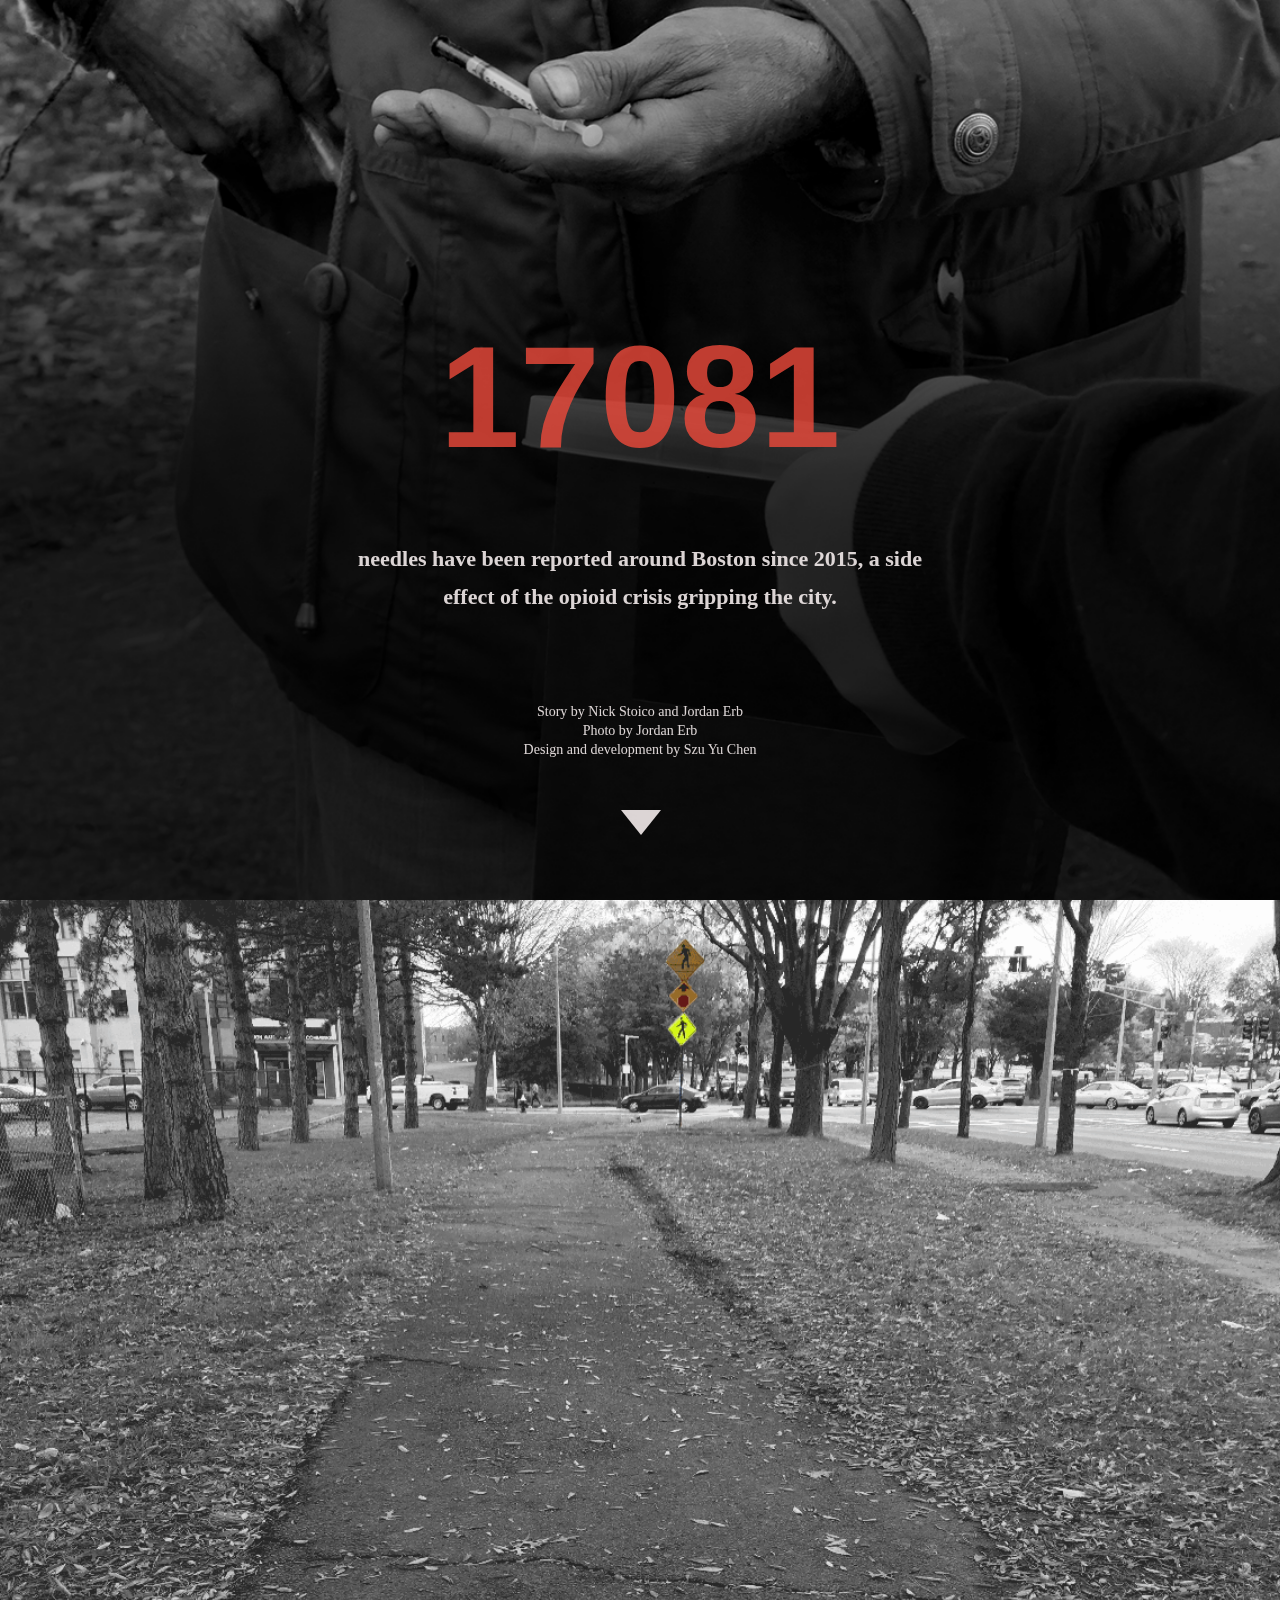
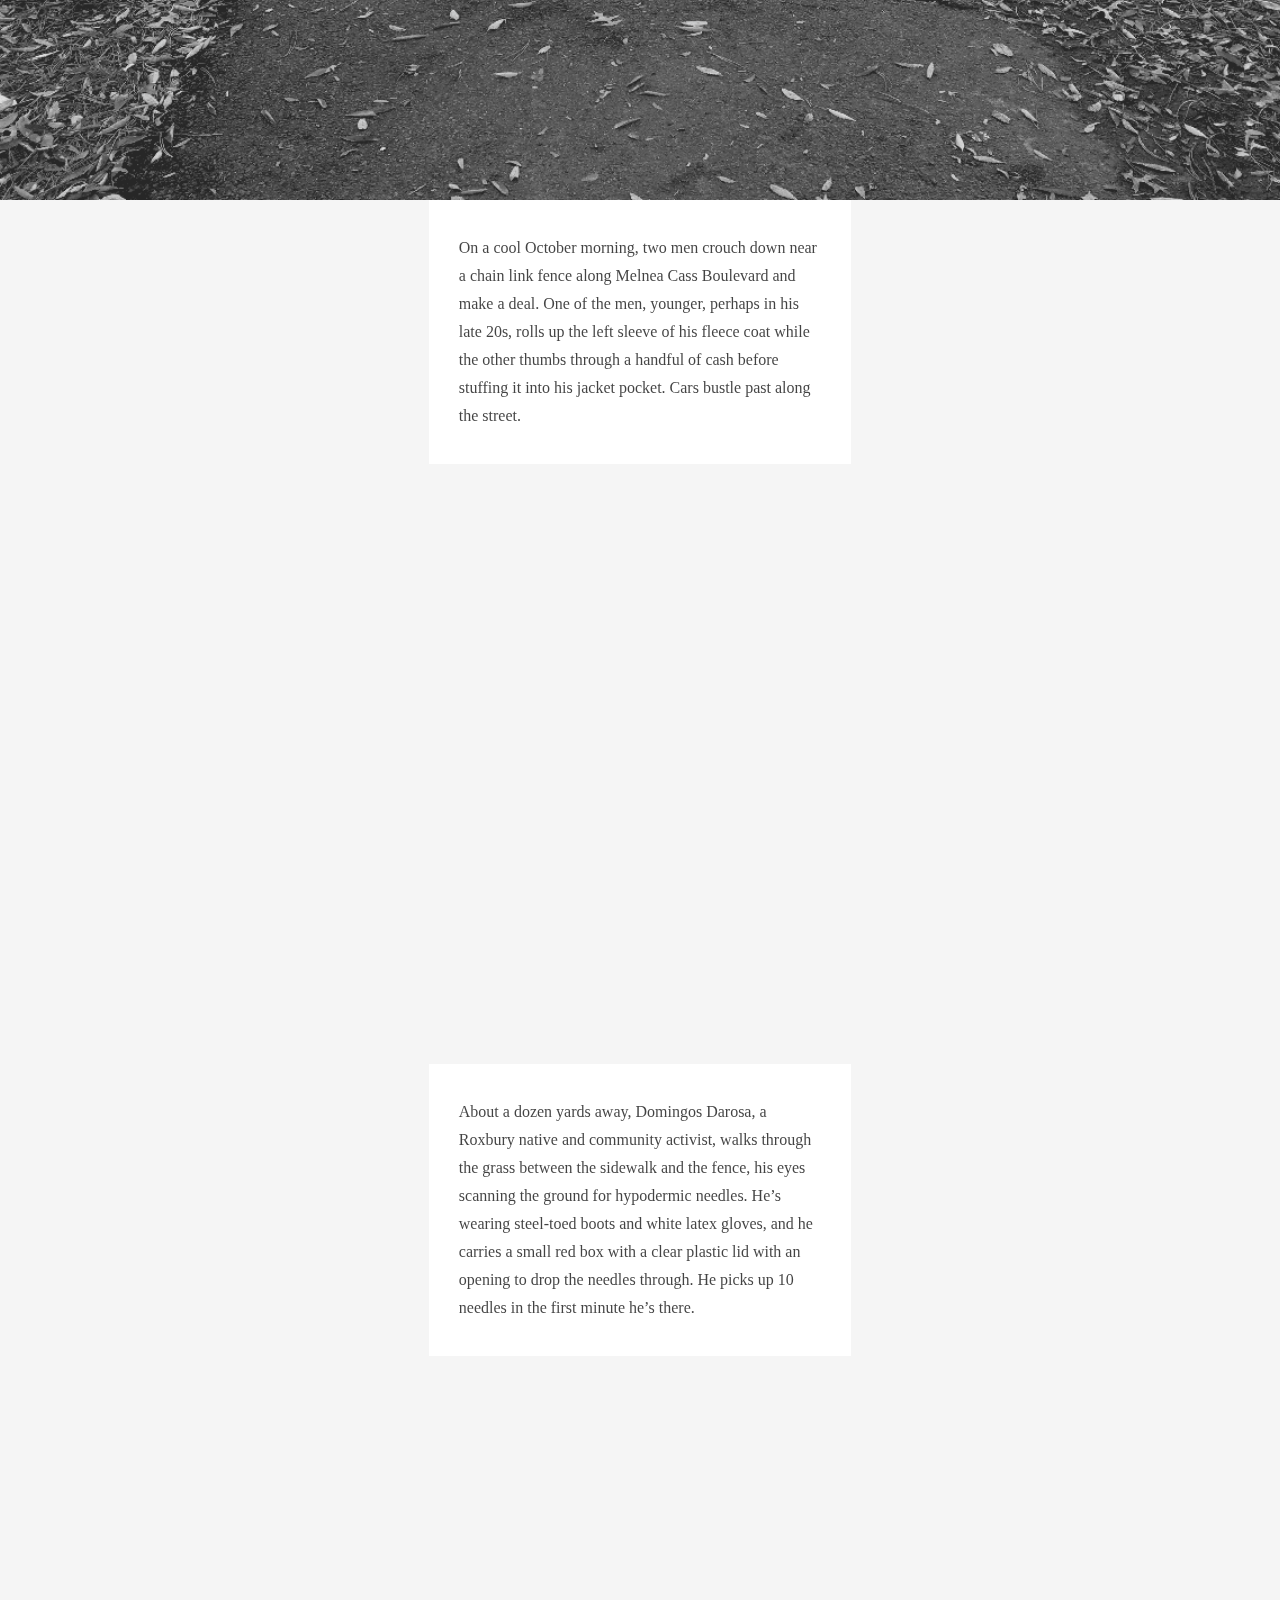
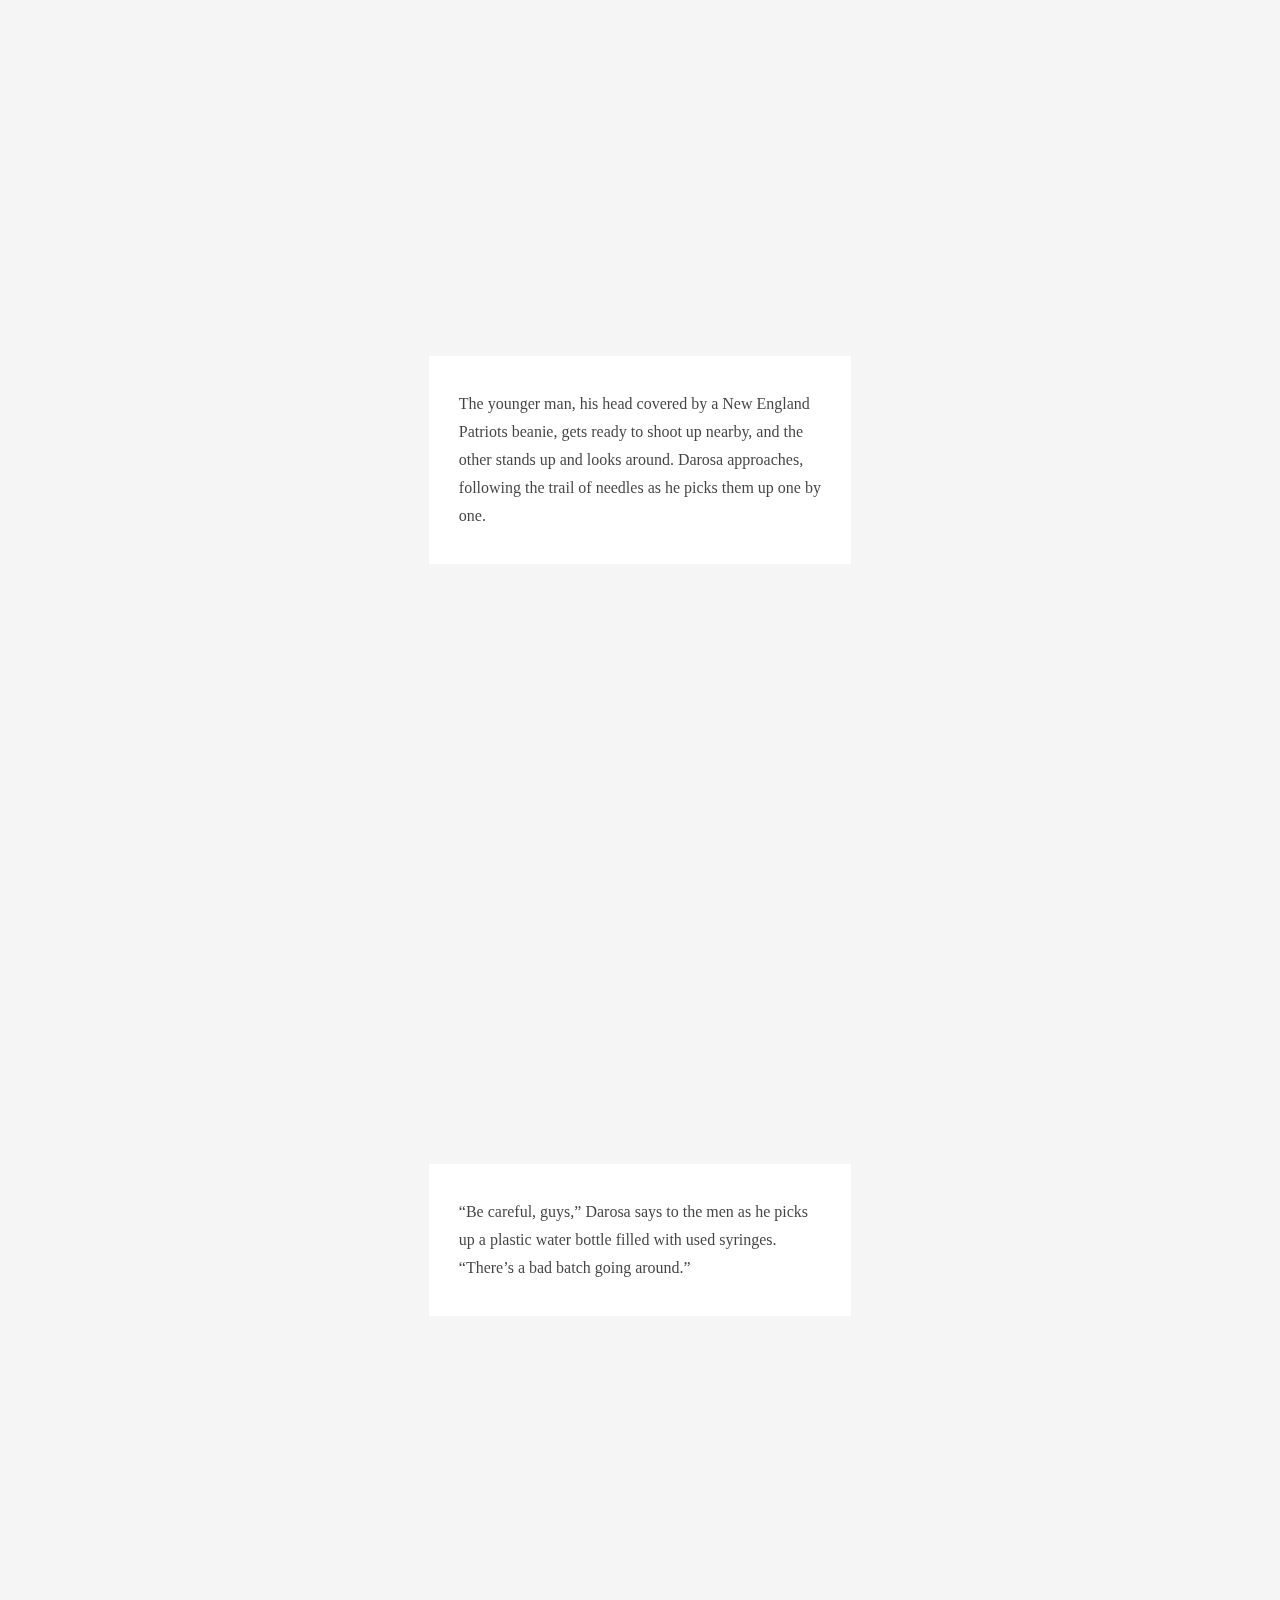
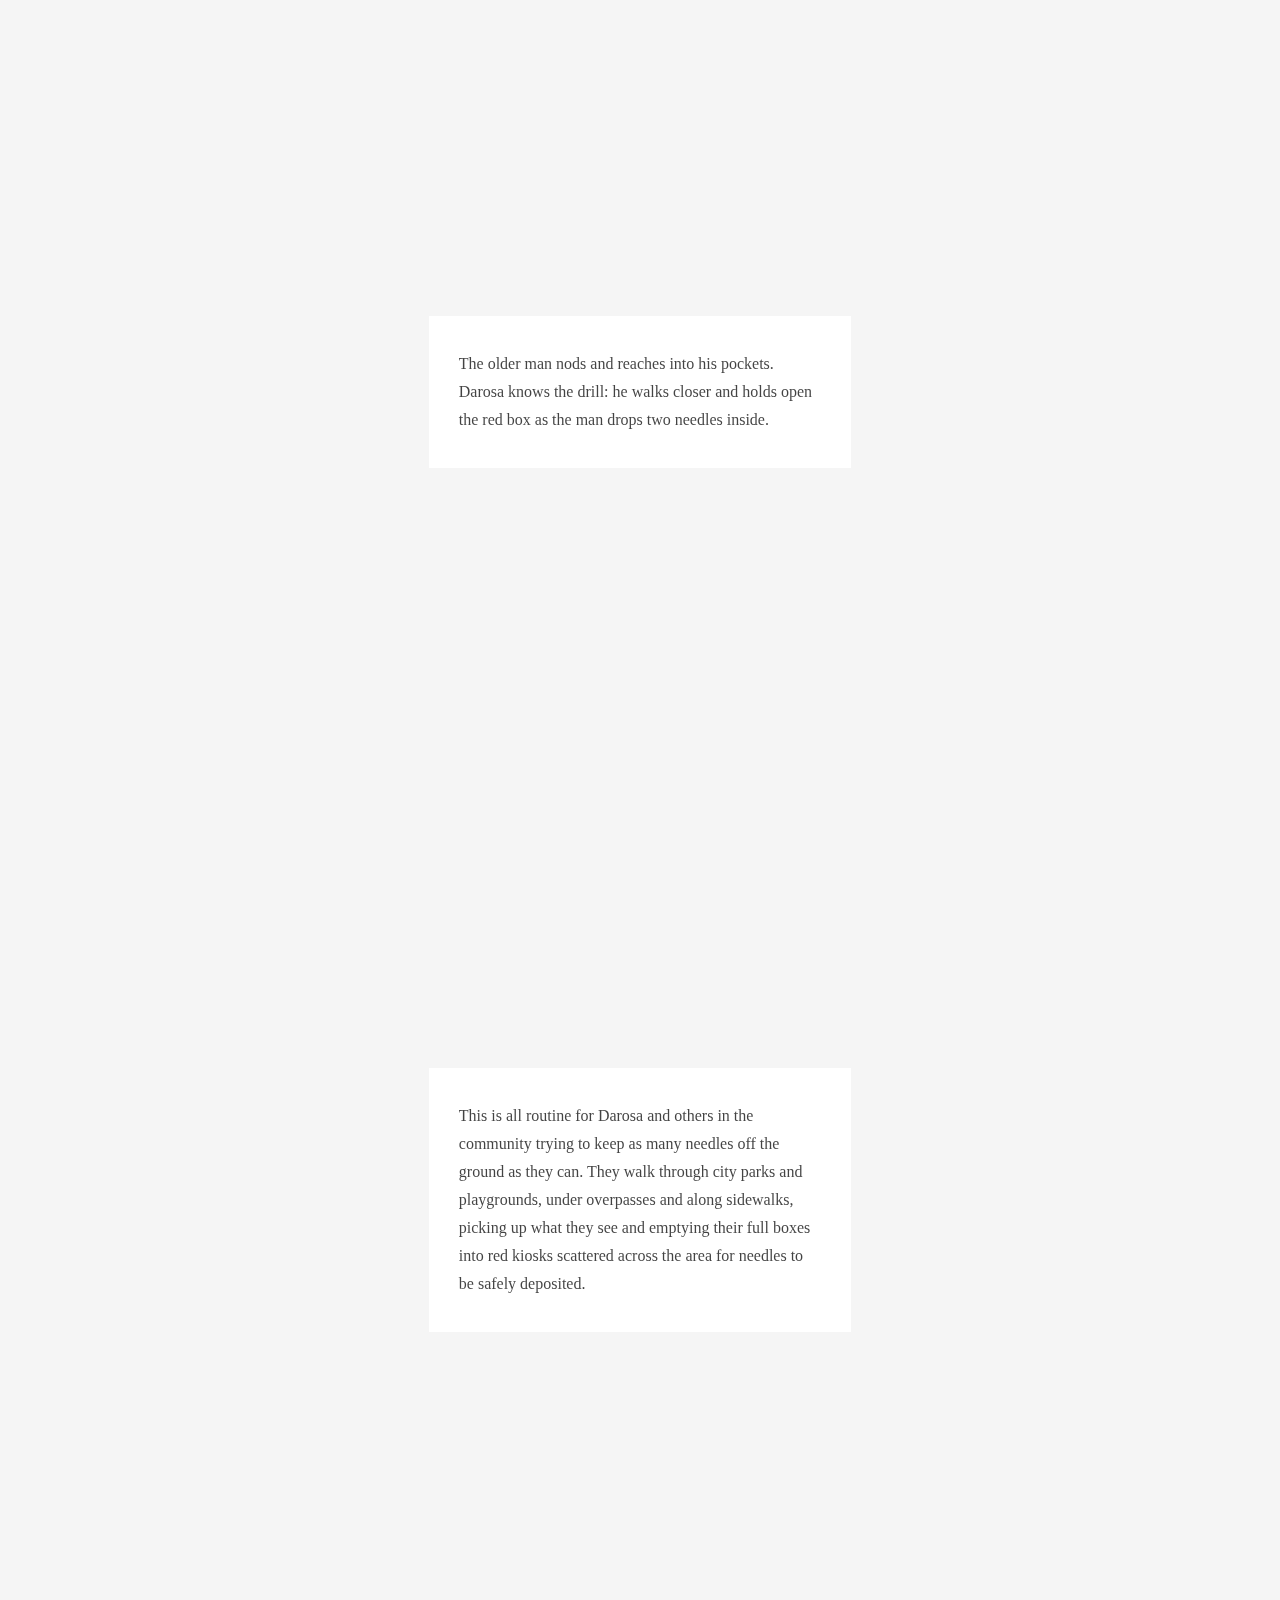
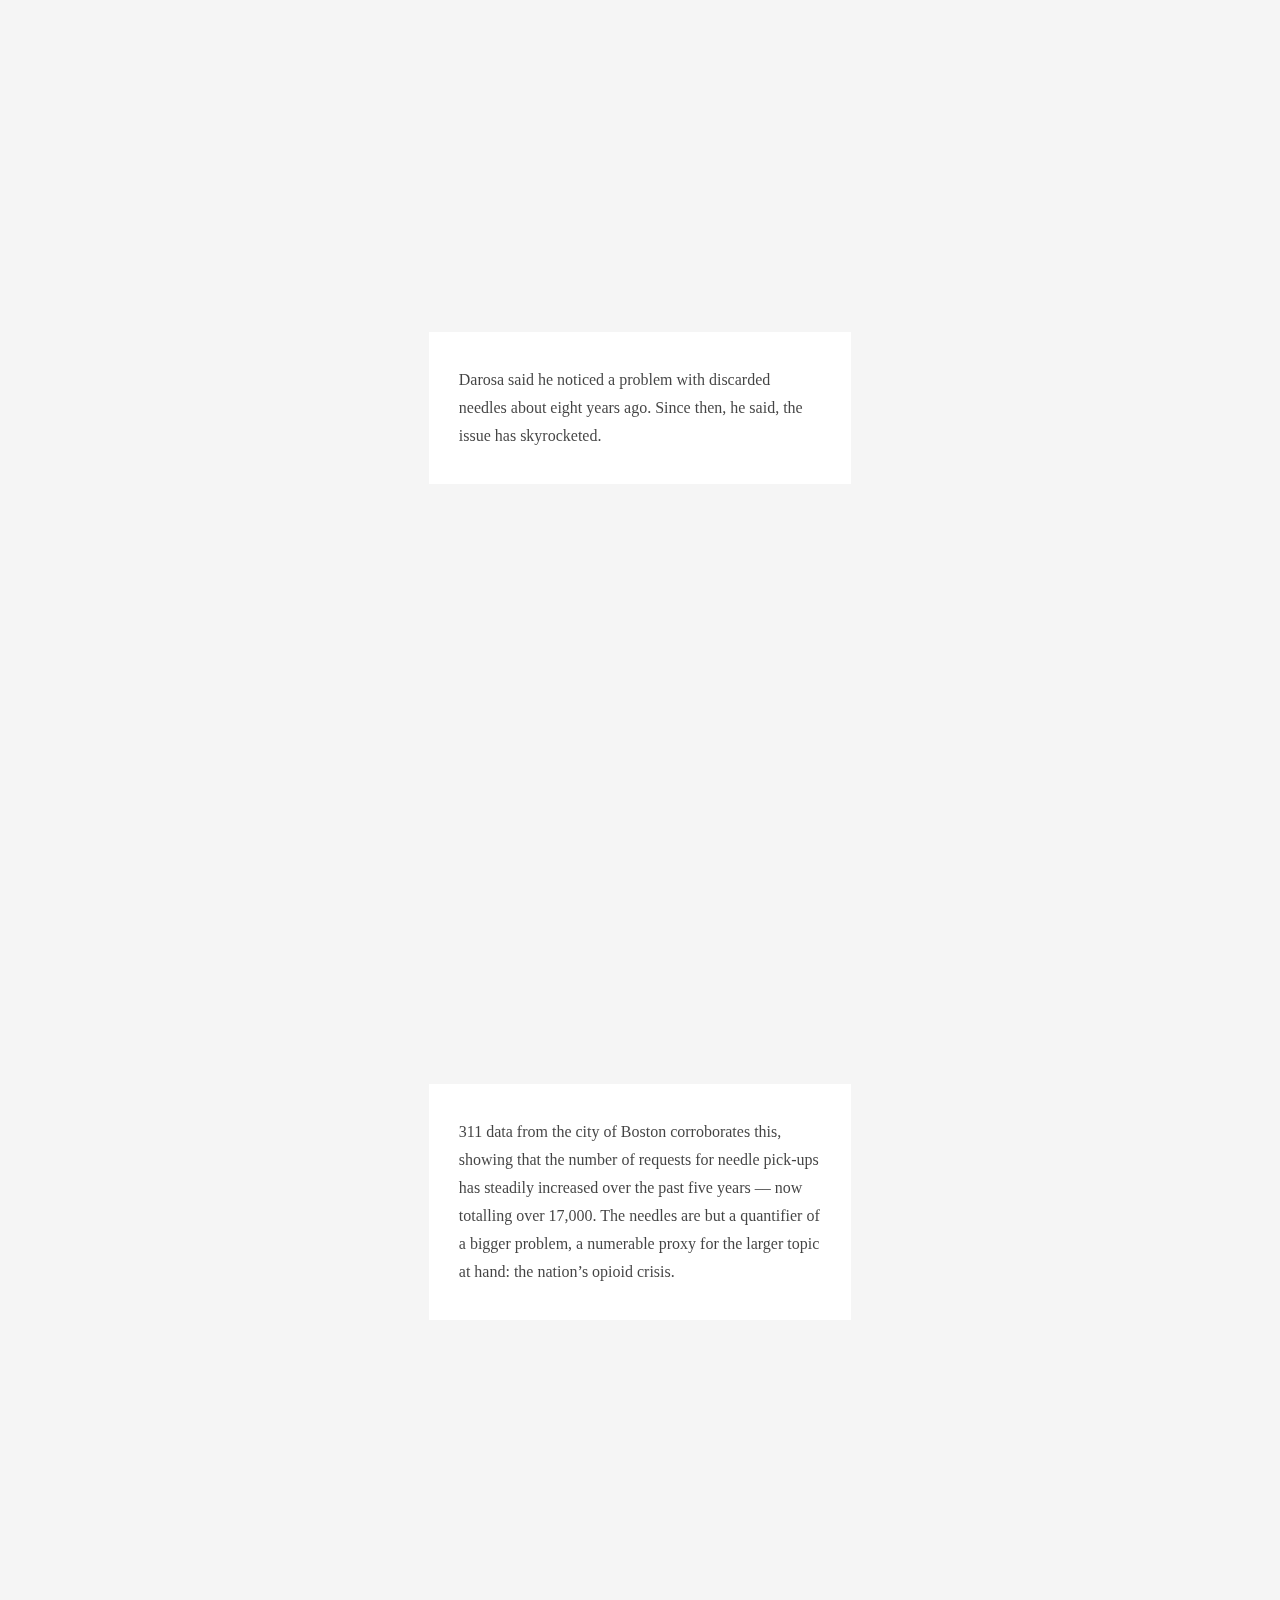
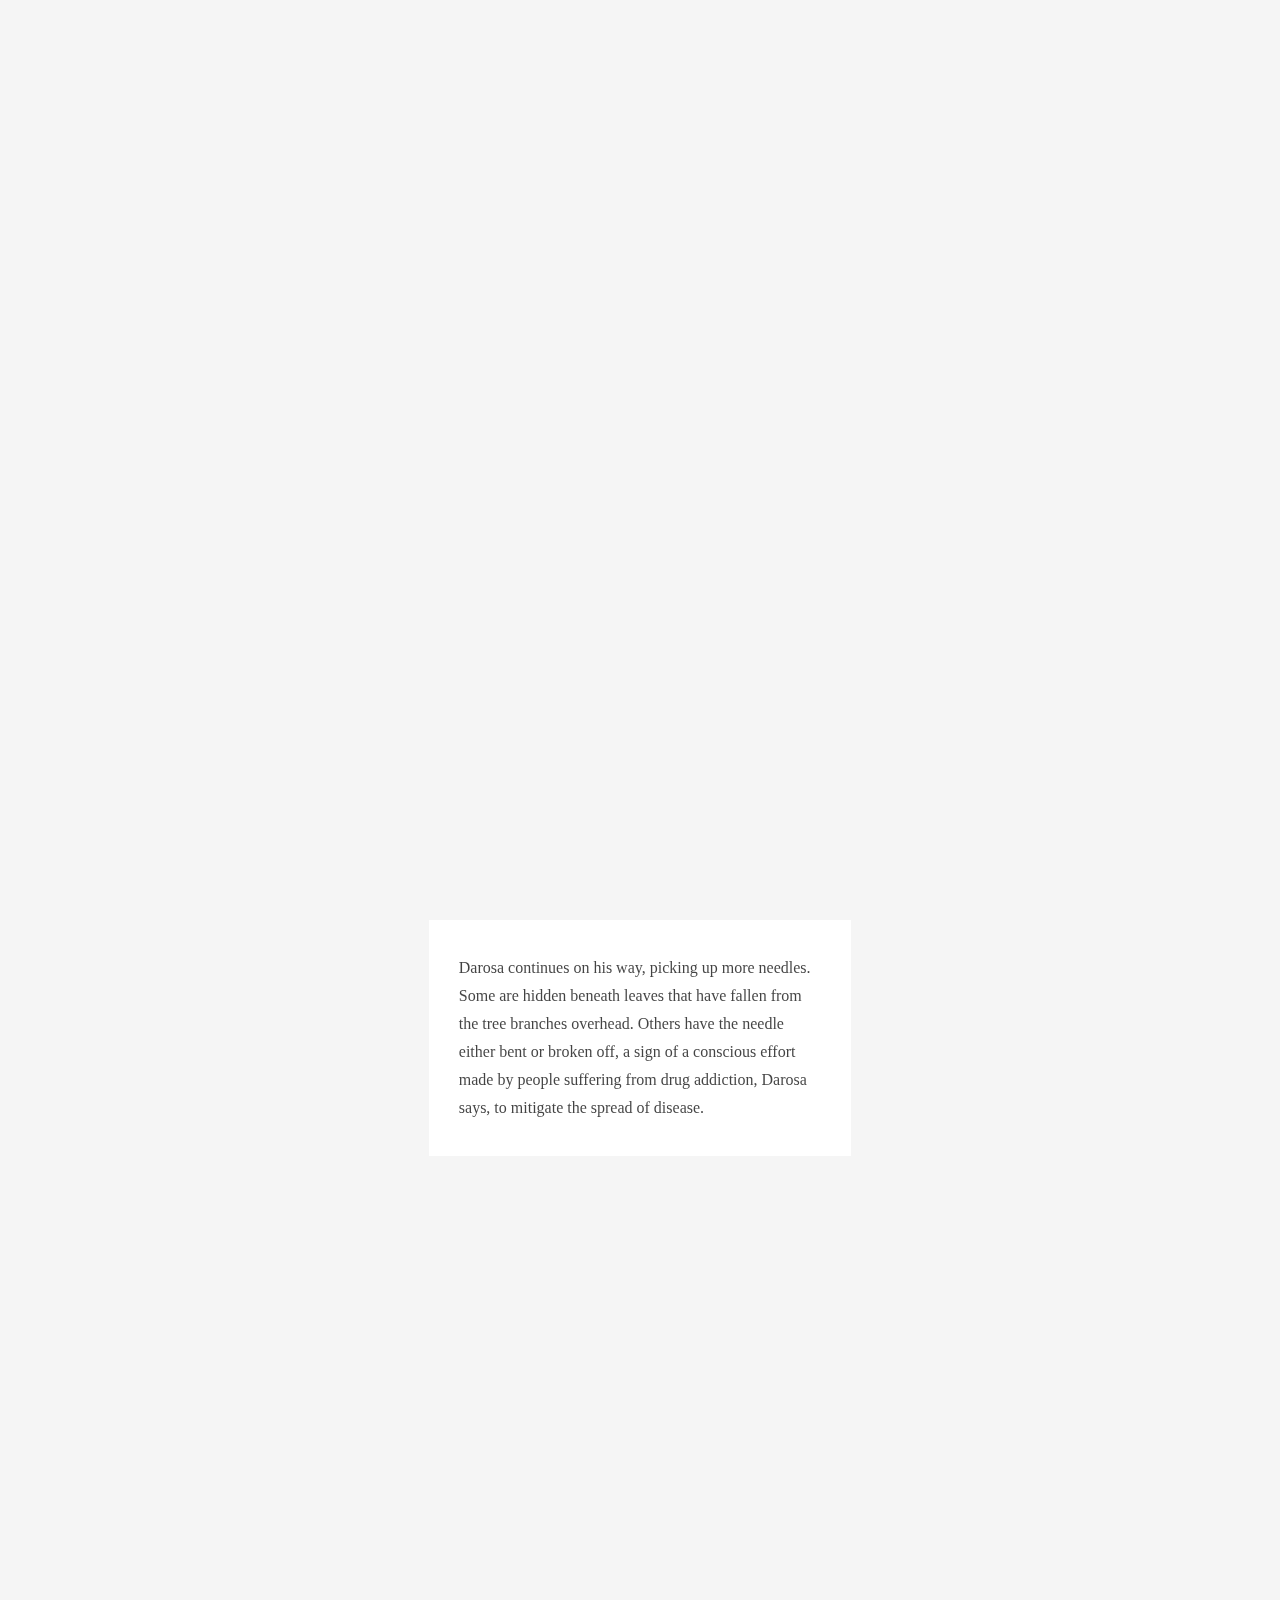
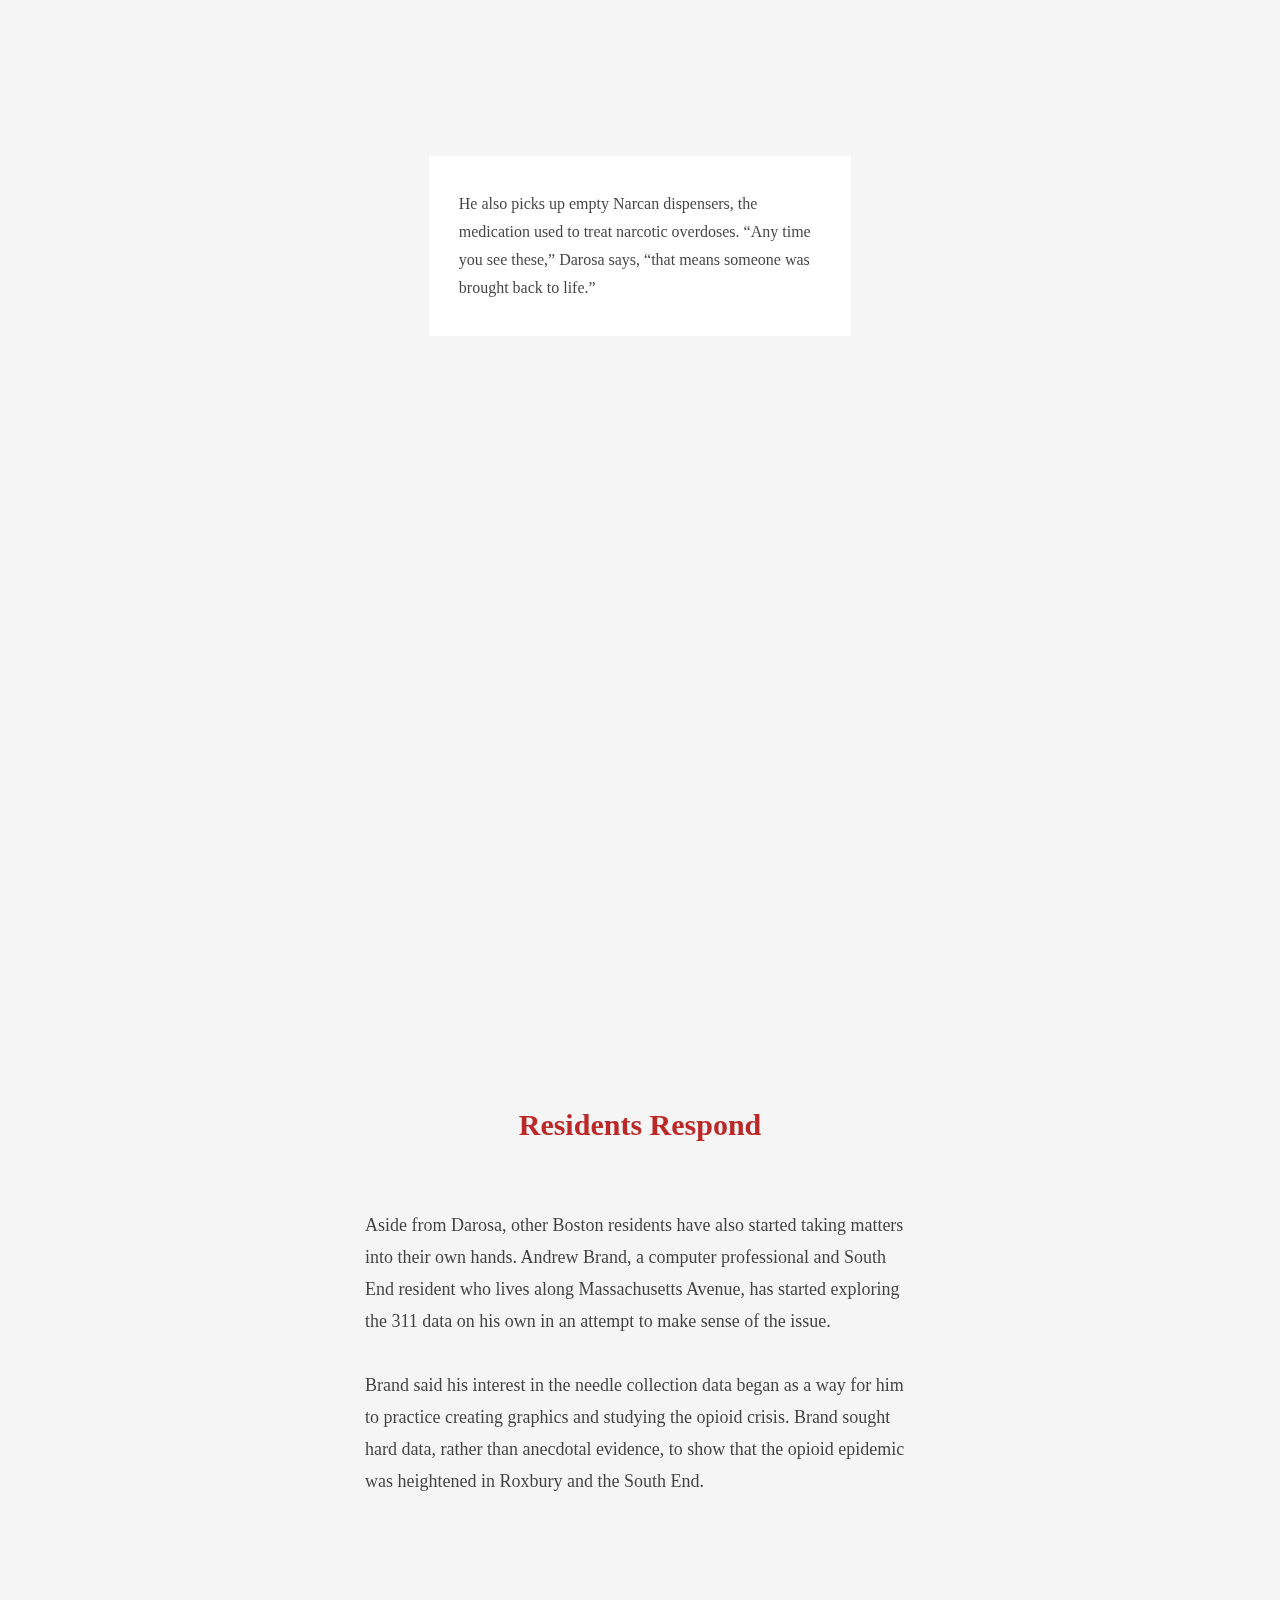
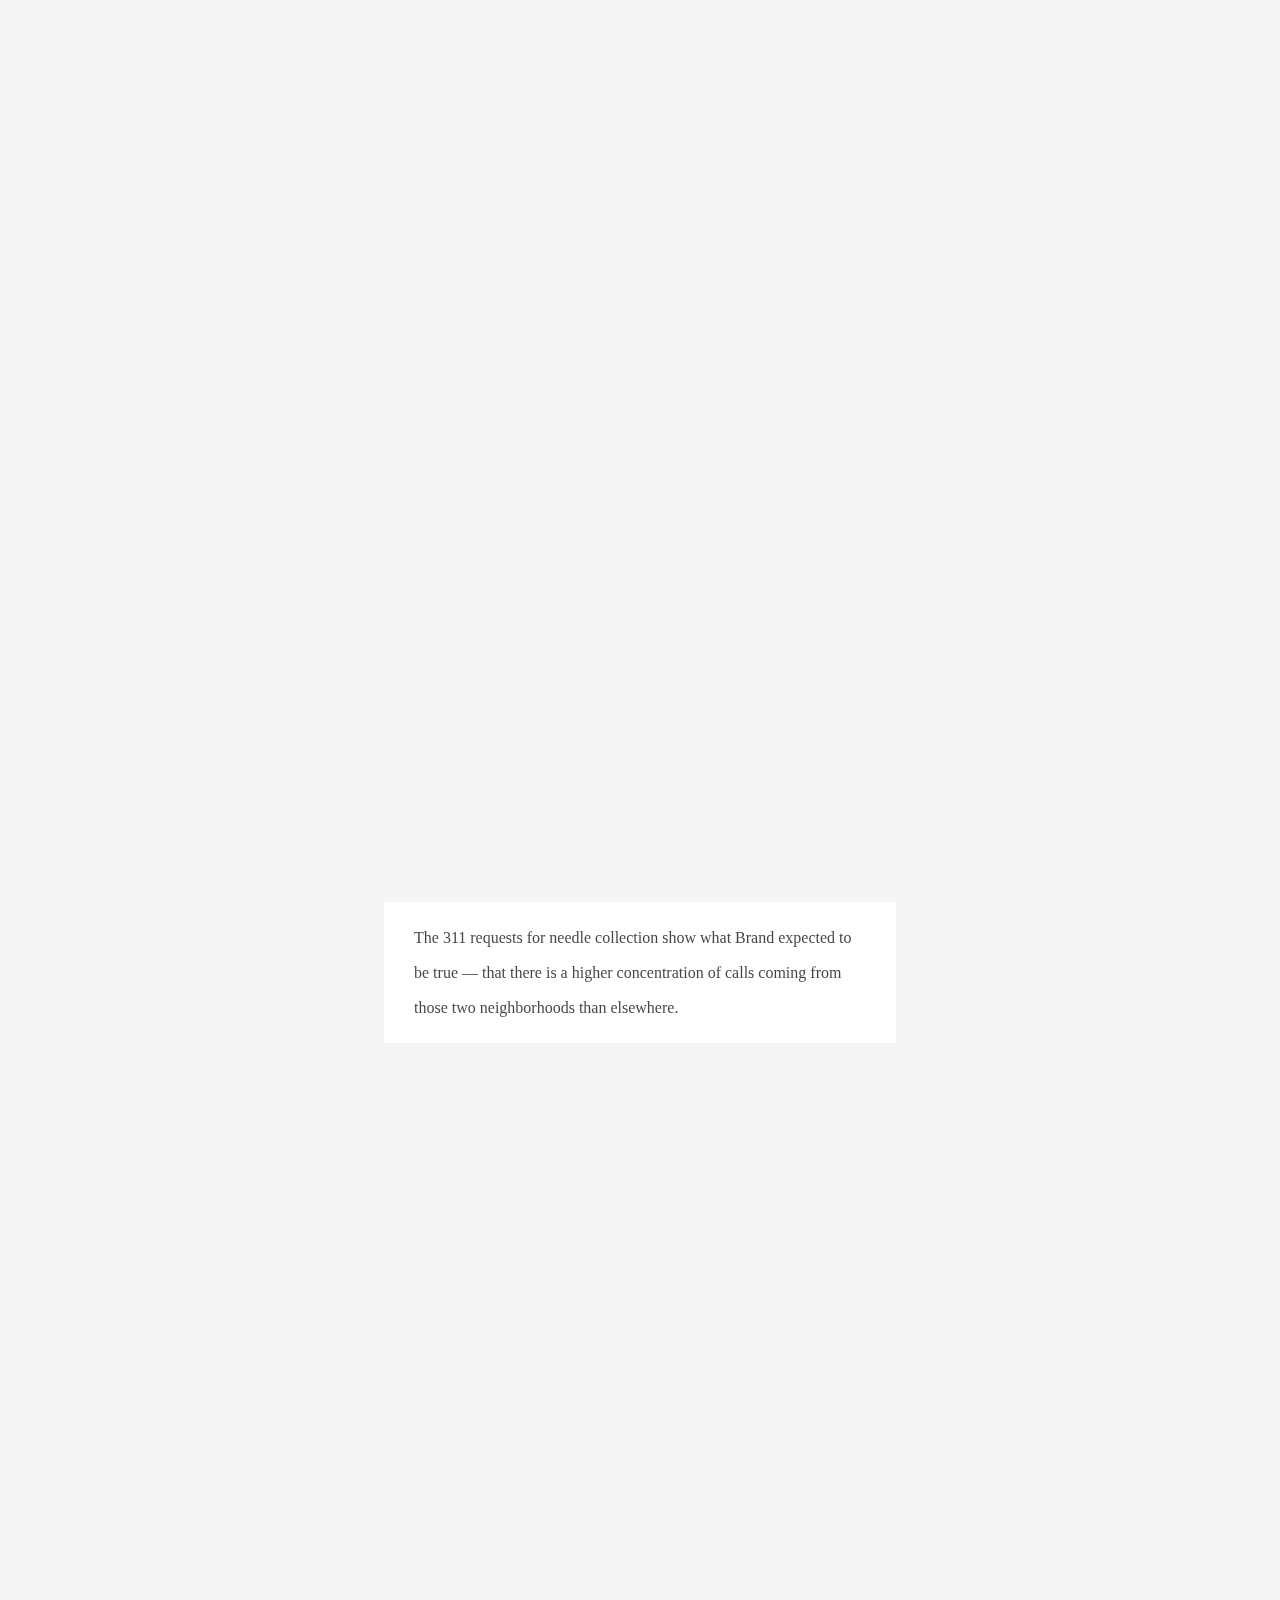
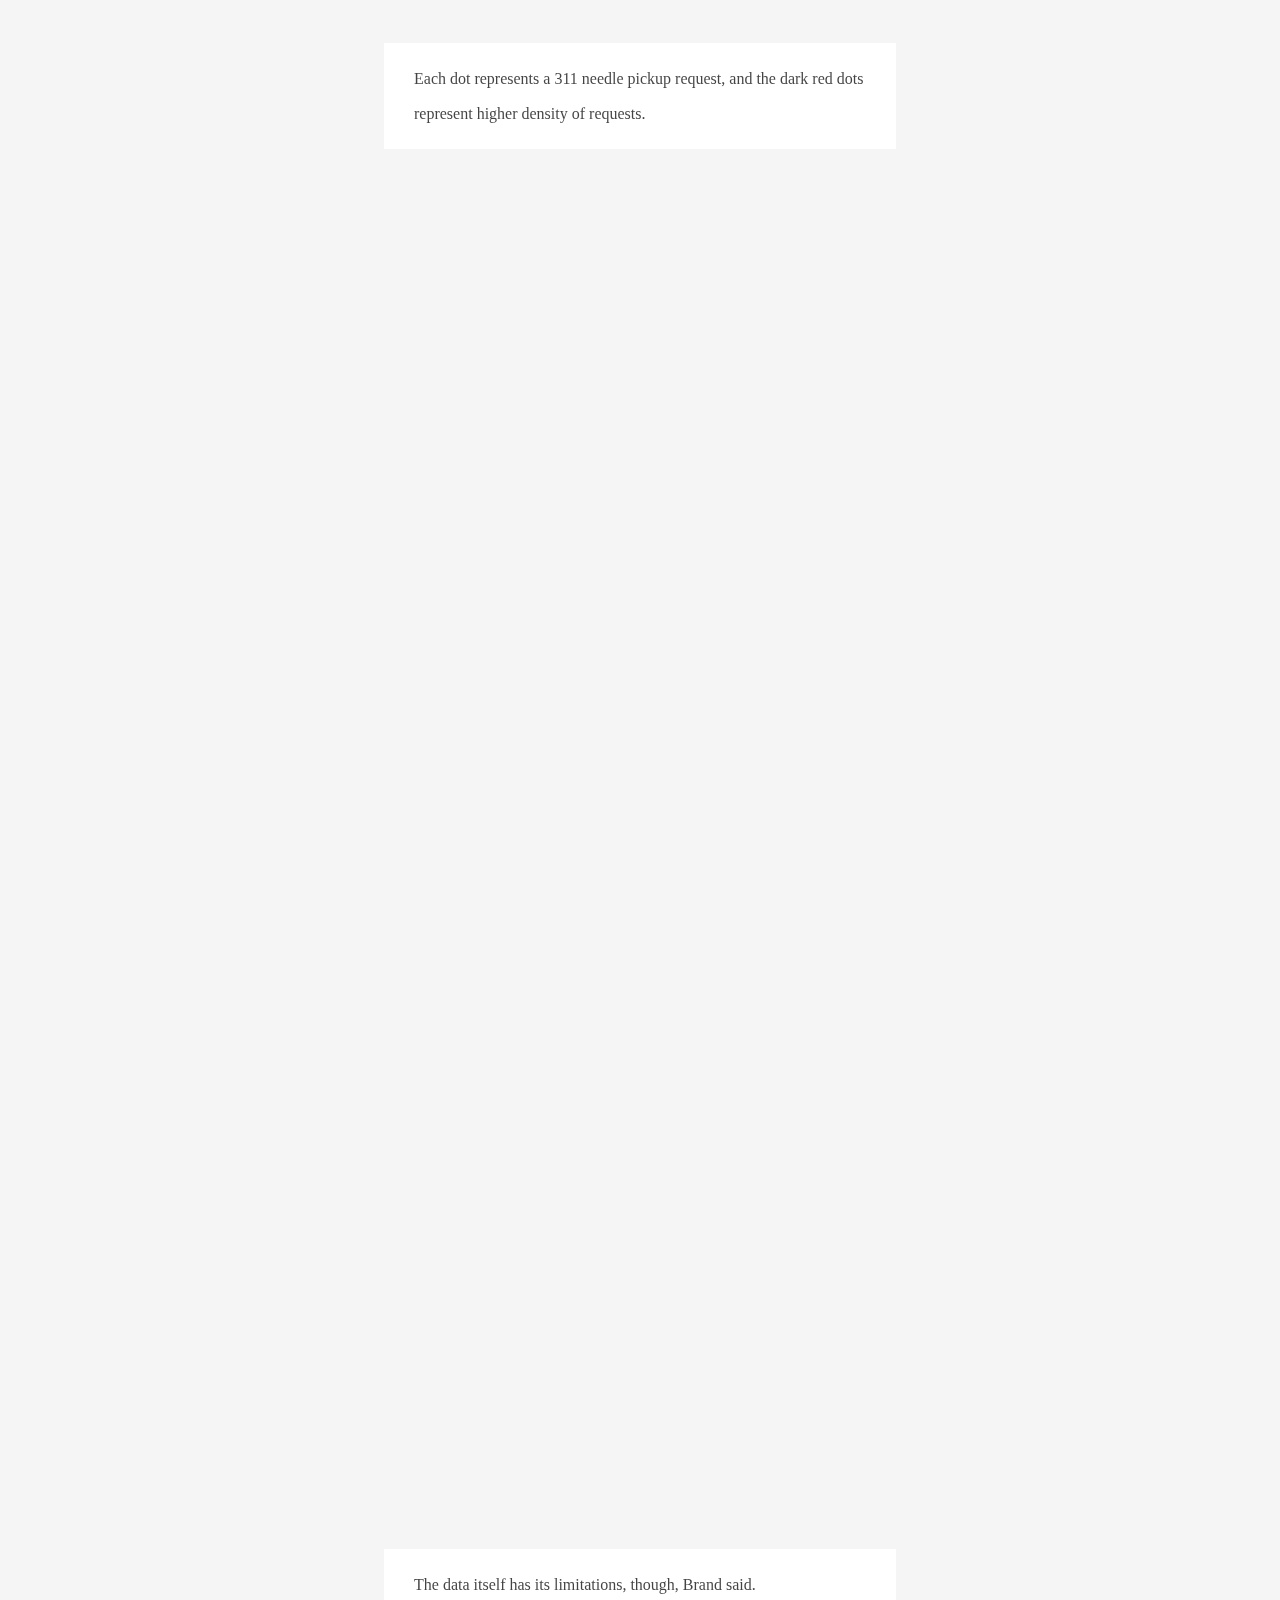
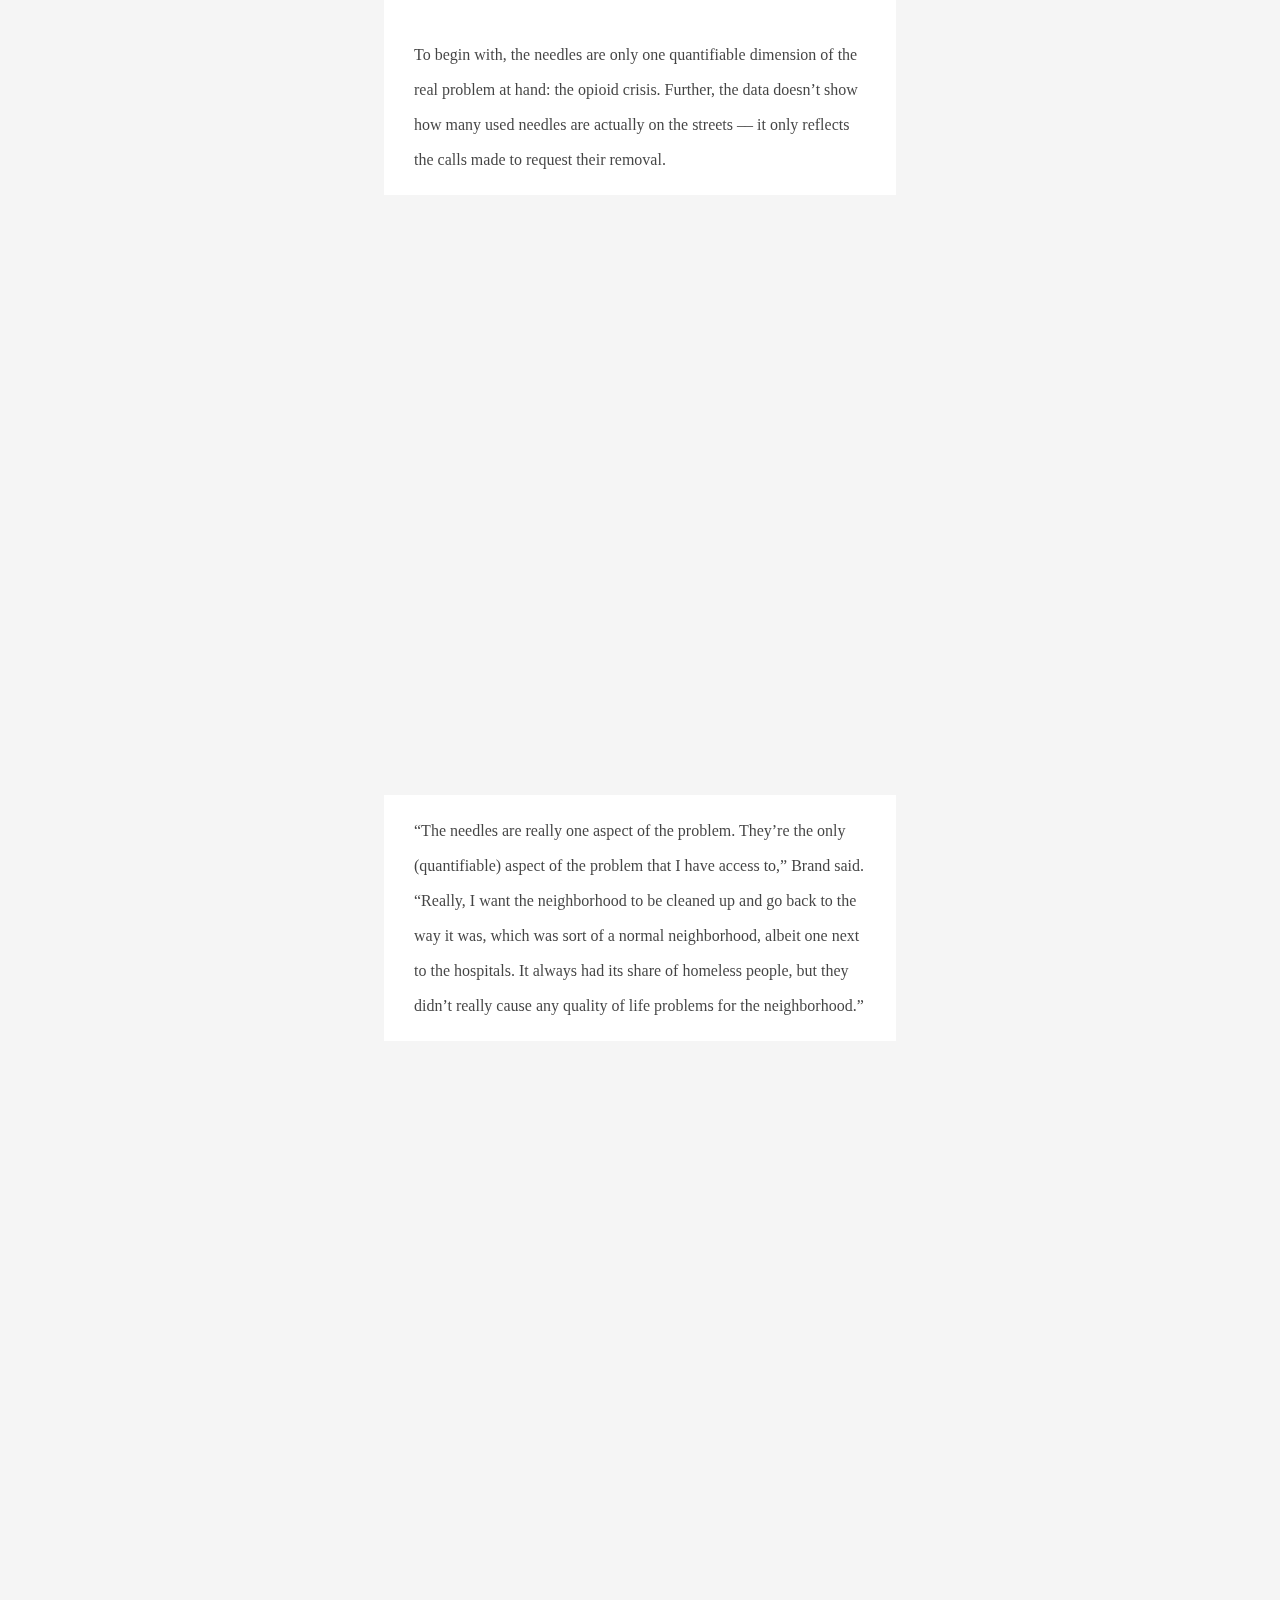
<file: boston_needle/index.html>
<!DOCTYPE html>
<html>

<head>
    <meta charset='utf-8' />
    <meta name='viewport' content='initial-scale=1,maximum-scale=1,user-scalable=no'>
    <meta http-equiv="Content-Security-Policy" content="
      default-src 'self' https://* blob: data: 'unsafe-eval'; 
      script-src-elem https://* 'sha256-NwPGqa9Mxa7ZIeBSPi4K97Vtt3uBWjwtJsUlZfeqG5E' 'sha256-ObkTaJ1h7lT97XBPLRXvlJ1IBQqFnLXFGLIKwu/rxwA=' 'sha256-mLp7ZpJKzMOrI7ubwGGLVNQC3MA8RQzJllKaMkuLCW8=' 'sha256-qwKhm3IVHW/S3LmZEXdnEVqe+v9siU7/q1R9tZigEPs=';
      style-src   'self' https://fonts.googleapis.com 'unsafe-inline';
      font-src    'self' data: https://fonts.gstatic.com;
      media-src   *;
      worker-src blob: ;
      child-src blob: ;
      connect-src  https://*.tiles.mapbox.com https://api.mapbox.com https://events.mapbox.com https://sabrinamochi.github.io/boston_needle/boston_needle.geojson https://sabrinamochi.github.io/boston_needle/data/opioid_related_ems_incidents_Boston.csv;
            " />

    <link rel="stylesheet" href="css/map.css">
    <script src="https://api.tiles.mapbox.com/mapbox-gl-js/v1.5.0/mapbox-gl.js"></script>
    <title>Discarded Needles in Boston</title>
    <script src="lib/d3.js"></script>
    <script src="lib/jquery-3.4.1.min.js"></script>
    <script src="lib/jquery.waypoints.min.js"></script>
    <link href="https://stackpath.bootstrapcdn.com/bootstrap/4.3.1/css/bootstrap.min.css">
    <script src="https://stackpath.bootstrapcdn.com/bootstrap/4.3.1/js/bootstrap.min.js"></script>
    <link rel="stylesheet" href="lib/animate.css">
    <script src="lib/odometer.js"></script>
    <link rel="stylesheet" href="css/odometer.css">
    <link href="css/style.css" rel="stylesheet">
    <link href="https://fonts.googleapis.com/css?family=Open+Sans&display=swap" rel="stylesheet">
    <link href="https://fonts.googleapis.com/css?family=Noto+Serif&display=swap" rel="stylesheet">
</head>

<body>

    <div id="preload-01"> </div>
    <div id="preload-02"></div>
    <div id="preload-03">
    </div>
    <div id="preload-04"></div>
    <div id="preload-05"> </div>
    <div id="preload-06"></div>
    <div id="preload-07"> </div>
    <div id="preload-08"></div>
    <div id="preload-09"> </div>
    <div id="preload-10"></div>


    <div class="container-fluid" id="header">
        <div class="title odometer hidden" id="odometer">
            17,081
        </div>
        <div class="small" id="subtitle">
            needles have been reported around Boston since 2015, a side effect of the opioid crisis gripping the city.
        </div>

        <div class="small" id="author-name">Story by Nick Stoico and Jordan Erb<br> Photo by Jordan Erb<br> Design and development by Szu Yu Chen<br></div>

        <div id="arrow">
            <div class="arrow-down"></div>


        </div>
    </div>
    <div class="animated">

        <div class="intro animated intro1-1" id="intro1"></div>


        <div class="intro-col" id="pic1-1">

            <p>
                On a cool October morning, two men crouch down near a chain link fence along Melnea Cass Boulevard and
                make a deal. One
                of the men, younger, perhaps in his late 20s, rolls up the left sleeve of his fleece coat while the
                other thumbs through
                a handful of cash before stuffing it into his jacket pocket. Cars bustle past along the street.

            </p>
        </div>
        <div class="divide"></div>
        <div class="intro-col" id="pic1-2">

            <p>About a dozen yards away, Domingos Darosa, a Roxbury native and community activist, walks through the
                grass between the
                sidewalk and the fence, his eyes scanning the ground for hypodermic needles. He’s wearing steel-toed
                boots and white
                latex gloves, and he carries a small red box with a clear plastic lid with an opening to drop the
                needles through. He
                picks up 10 needles in the first minute he’s there.

            </p>
        </div>

        <div class="divide"></div>

        <div class="intro-col" id="pic1-3">
            <p>
                The younger man, his head covered by a New England Patriots beanie, gets ready to shoot up nearby, and
                the other stands
                up and looks around. Darosa approaches, following the trail of needles as he picks them up one by one.
            </p>

        </div>

        <div class="divide"></div>

        <div class="intro-col" id="pic1-4">
            <p>

                “Be careful, guys,” Darosa says to the men as he picks up a plastic water bottle filled with used
                syringes.
                “There’s a bad batch going around.”

            </p>

        </div>

        <div class="divide"></div>

        <div class="intro-col" id="pic1-5">
            <p>
                The older man nods and reaches into his pockets. Darosa knows the drill: he walks closer and holds open
                the red box as
                the man drops two needles inside.
            </p>

        </div>

        <div class="divide"></div>

        <div class="intro-col" id="pic1-6">
            <p>
                This is all routine for Darosa and others in the community trying to keep as many needles off the ground
                as they can.
                They walk through city parks and playgrounds, under overpasses and along sidewalks, picking up what they
                see and
                emptying their full boxes into red kiosks scattered across the area for needles to be safely deposited.

            </p>

        </div>

        <div class="divide"></div>

        <div class="intro-col" id="pic1-7">
            <p>
                Darosa said he noticed a problem with discarded needles about eight years ago. Since then, he said, the
                issue has
                skyrocketed.

            </p>

        </div>

        <div class="divide"></div>


        <div class="intro-col" id="pic1-8">
            <p>
                311 data from the city of Boston corroborates this, showing that the number of requests for needle
                pick-ups has steadily
                increased over the past five years –– now totalling over 17,000. The needles are but a quantifier of a
                bigger problem, a
                numerable proxy for the larger topic at hand: the nation’s opioid crisis.



            </p>

        </div>

        <div class="divide"></div>
        <div class="divide"></div>


        <div class="intro-col" id="pic1-9">
            <p>
                Darosa continues on his way, picking up more needles. Some are hidden beneath leaves that have fallen
                from the tree
                branches overhead. Others have the needle either bent or broken off, a sign of a conscious effort made
                by people
                suffering from drug addiction, Darosa says, to mitigate the spread of disease.

            </p>

        </div>

        <div class="divide"></div>

        <div class="intro-col" id="pic1-10">
            <p>
                He also picks up empty Narcan dispensers, the medication used to treat narcotic overdoses.

                “Any time you see these,” Darosa says, “that means someone was brought back to life.”


            </p>

        </div>

        <div class="divide"></div>

    </div>

    <div id="preload-11"> </div>
    <div id="preload-12"></div>
    <div id="preload-13"> </div>
    <div id="preload-14"></div>
    <div id="preload-15"> </div>
    <div id="preload-16"></div>
    <div id="preload-17"> </div>
    <div id="preload-18"></div>
    <div id="preload-19"> </div>
    <div id="preload-20"></div>

    <div class="container-fluid paragraph" id="paragraph1">

        <div class="white-col animated" id="white-col1">
            <h2>Residents Respond</h2>
            <p>
                Aside from Darosa, other Boston residents have also started taking matters into their own hands. Andrew
                Brand, a computer
                professional and South End resident who lives along Massachusetts Avenue, has started exploring the 311
                data on his own
                in an attempt to make sense of the issue. </br></br>

                Brand said his interest in the needle collection data began as a way for him to practice creating
                graphics and studying
                the opioid crisis. Brand sought hard data, rather than anecdotal evidence, to show that the opioid
                epidemic was
                heightened in Roxbury and the South End.

            </p>


        </div>
    </div>

    <div id="heat-map-change">
        <div class='container'>
            <div id='map'></div>
        </div>

        <div class='column' id='map-change0'>
            The 311 requests for needle collection show what Brand expected to be true –– that there is a higher
            concentration of
            calls coming from those two neighborhoods than elsewhere.
        </div>

        <div class="divide"></div>

        <div class='column' id='map-change1'>
            Each dot represents a 311 needle pickup request, and the dark red dots represent higher density of requests.
        </div>
        <div class="divide"></div>
        <div class='invisible' id='map-change2'></div>

        <div class='column' id='map-change3'>
            The data itself has its limitations, though, Brand said. </br></br>
            To begin with, the needles are only one quantifiable dimension of the real problem at hand: the opioid
            crisis. Further,
            the data doesn’t show how many used needles are actually on the streets –– it only reflects the calls made
            to request
            their removal.

        </div>
        <div class="divide"></div>
        <div class='column' id='map-change4'>
            “The needles are really one aspect of the problem. They’re the only (quantifiable) aspect of the problem
            that I have
            access to,” Brand said. “Really, I want the neighborhood to be cleaned up and go back to the way it was,
            which was sort
            of a normal neighborhood, albeit one next to the hospitals. It always had its share of homeless people, but
            they didn’t
            really cause any quality of life problems for the neighborhood.”


        </div>
        <div class="divide"></div>
        <div class='column' id='map-change5'>
            Brand isn’t the only Boston resident who’s had enough. </br></br>

            Jennifer, another South End resident, had her first close call with used needles in the spring of
            2018. While
            playing with her son in Southwest Corridor Park, she noticed him bending towards something. As he went to
            grab it, she
            recognized the tell-tale clear syringe and pulled him away before he could pick up the used needle.

        </div>
        <div class="divide"></div>
    </div>


    <!-- <div class="container-fluid quote-container">
        <div class="row quote one-line-quote"> “The needles are really one aspect of the problem.” </div>
    </div> -->

    <div class="animated">

        <div class="intro animated intro2-1" id="intro2"></div>


        <div class="intro-col" id="pic2-1">

            <p>
                Though that was the only needle her now 3-year-old has nearly gotten ahold of, Jennifer said she sees
                discarded syringes
                around Boston, and in parks and playgrounds, on a weekly basis.


            </p>
        </div>
        <div class="divide"></div>
        <div class="intro-col" id="pic2-2">

            <p>The problem has become so severe that she now chooses to keep her son in indoor play areas, or takes him
                to museums or
                suburban parks. She has even started exploring possible solutions for the community at large to deal
                with discarded
                needles and the effects of the opioid crisis.



            </p>
        </div>

        <div class="divide"></div>

    </div>


    <div class="container-fluid paragraph" id="paragraph2">

        <div class="white-col animated" id="white-col2">

            <p>

                “I’m just a mom. I’m not an opioid expert, but clearly, the city is looking for solutions,” Jennifer said.
                “No one knows
                what to do, so I do have a list of things.”</br></br>

                Among her ideas for possible solutions are distributing retractable needles rather than standard
                syringes, and making
                them brightly colored so pedestrians can easily spot them and dispose of them.</br></br>

                After the incident with her son, Jennifer called the Boston Public Health Commission’s needle exchange, and
                was unsettled
                to find that they are not exchanging needles, but rather, distributing them without requiring an
                exchange. As long as
                they are giving out syringes, she said, they might as well be making them easier for the general public
                to identify and
                discard.</br></br>

                As a first-time parent, Jennifer said she worries during the day that her son will be stuck by a needle
                while playing. At
                night, she worries that her husband, a surgeon at Boston Medical Center on Massachusetts Avenue –– part
                of an area
                otherwise known as the Methadone Mile –– isn’t safe when he leaves work.</br></br>

                For the Jennifer family, the side effects of the opioid crisis have become too much to sustain. They are
                now actively
                seeking to relocate outside of Boston.</br></br>

                “The city is being taken over,” Jennifer said. “If you were to have asked me four years ago if I wanted to
                raise my son in
                the city, I would say 100%. I love the city, I’m an extroverted person, I enjoy community, but now we’re
                actively
                looking to get out of the city for the sole reason of the drug-using community … It’s just too much at
                this point.”

            </p>

            <div class="row quote animated"> “I’m just a mom. I’m not an opioid expert,</br>but clearly, the city is
                looking for solutions.” </div>
        </div>
    </div>

    <div class="animated">

        <div class="intro animated intro3-1" id="intro3"></div>


        <div class="intro-col" id="pic3-1">

            <p>
                In October 2014, the bridge to the
                <a
                    href="https://www.bostonglobe.com/metro/2019/09/11/long-island-walsh-touts-drug-recovery-plan/AKYwaiYlEjSnXA21BCNI6K/story.html">
                    Long Island Recovery Campus </a>
                was closed and torn down due to safety
                concerns. For
                years, the campus was a place where people struggling with addiction could go for shelter and recovery
                services.
            </p>
        </div>
        <div class="divide"></div>

        <div class="intro-col" id="pic3-2">

            <p>
                In the years since that access was cut off, community members in Roxbury and the South End have noticed
                a growing
                presence of drug abuse in their neighborhoods, along with more needles littering the ground.
            </p>
        </div>
        <div class="divide"></div>

        <div class="intro-col" id="pic3-3">

            <p>
                But service providers, those who stand on the frontline of this issue as they try to help people
                suffering from
                addiction every day, say this epidemic isn’t anything new.
            </p>
        </div>
        <div class="divide"></div>
        <div class="intro-col" id="pic3-4">

            <p>
                “It’s new to people who weren’t really paying attention to the problem at the time, and now that it’s
                all here in one
                spot, you can’t not pay attention to it,” said Mario Chaparo, program director for the engagement center
                and outreach
                services at the Boston Public Health Commission.
            </p>
        </div>
        <div class="divide"></div>
        <div class="divide"></div>

        <div class="intro-col" id="pic3-5">

            <p>
                “When it’s somebody that they know or somebody that they’re really close to, then they understand and
                they might ask
                ‘How can I help them?’ It’s sad to say, but most times it has to touch somebody in their own life for
                them to get it and
                realize we need to do something more.”
            </p>
        </div>
        <div class="divide"></div>

        <div class="intro-col" id="pic3-6">

            <p>
                One of BPHC’s main priorities is mitigating the spread of disease that can occur when people share and
                reuse needles. To
                combat this issue, the department gives out clean needles, as well as other items such as sterile wipes,
                toothpaste,
                soap and feminine hygiene products. While the program is called a needle exchange, people can still get
                clean needles
                without turning in used ones.
            </p>
        </div>
        <div class="divide"></div>
    </div>

    <div class="container-fluid paragraph" id="paragraph3">

        <div class="white-col animated" id="white-col3">
            <h2>‘I would give out as many needles as someone needs for them to not get a disease.’</h2>
            <p>


                Some have criticized this strategy, arguing that the program is only putting more needles out into the
                community. But
                Chaparo says the department collects more syringes –– whether they are turned in or picked up off the
                ground –– than it
                hands out. He estimated that his team collects some 200 to 250 needles every day.</br></br>

                “I would give out as many needles as someone needs for them to not get a disease,” he said. “Anywhere
                that someone is
                dropping a needle, of course (we’re concerned) if someone gets stuck. But when we think about the bigger
                picture –– you
                know, I just heard on the news about a new strain of HIV. There’s new strains of Hepatitis C, there’s
                all these new
                things that have come in. I’d rather keep giving out needles to lessen that harm.”</p>

            </p>
        </div>
    </div>

    <div class="animated">

        <div class="intro animated  intro4-1" id="intro4"></div>


        <div class="intro-col" id="pic4-1">

            <p>
                Chaparo said his department also distributes small containers for people to place their used syringes
                in,
                like the red
                box Domingos carries with him when he’s collecting needles off the ground. When the box fills up, it is
                turned in to the
                department in exchange for more clean needles


            </p>
        </div>
        <div class="divide"></div>
        <div class="intro-col" id="pic4-2">

            <p>
                Another strategy has been the placement of large red kiosks around the city for depositing needles
                safely.</br></br>
                This move has
                also drawn criticism, particularly with two kiosks placed near the Orchard Gardens K-8 School, which
                sits a
                short walk
                from the intersection of Melnea Cass Boulevard and Massachusetts Avenue, part of the area known as
                Methadone
                Mile.

            </p>
        </div>

        <div class="divide"></div>
        <div class="intro-col" id="pic4-3">

            <p>
                Jennifer, for one, said the kiosks aren’t the answer –– especially not when placed in front of
                schools.</br></br>

                “Putting something like that next to a school, that’s not the solution,” Jennifer said. “It’s like saying a
                person who’s
                drunk is going to pick up all their stuff. They’re just not in the frame of mind.”

            </p>
        </div>

        <div class="divide"></div>

    </div>

    <div class="container-fluid paragraph" id="paragraph4">

        <div class="white-col animated" id="white-col4">
            <h2>‘We’ve always been here’</h2>
            <p>

                The Orchard Gardens School has been dealing with the issue of littered needles for at least the past
                four
                years. In
                2015, school nurse Sue Burchill designed a brochure to hand out to students in the K-8 school explaining
                what to do when
                they see a needle on the ground.</br></br>

                “You learn to stop, drop and roll in school when there’s a fire,” she said in a recent interview. “Our
                brochure says ‘If
                you see a needle, stop, turn and tell an adult. If there’s no adults, call 311.’”</br></br>

                The key point is for children to not pick up the needle themselves, but Burchill said she believes the
                kiosks encourage
                students to do precisely that.</br></br>

                The brochure is written in three languages. The school has nearly 1,000 children, she said, and about
                75%
                are learning
                English as a second language.</br></br></p>

            <div class="col-img"><img src="img/brochure.png"></div>



            <p> “We started the brochure and have been educating the students since 2015,” said Burchill, a lifelong
                Boston resident.
                “It’s 2019. We’ve gone to the mayor, we’ve gone to representatives in the neighborhood, we’ve
                <a
                    href="https://www.bostonglobe.com/metro/2018/12/18/fed-with-stepping-over-needles-walk-school-students-stage-protest/CojNHiqhDvV3qQGyIfdx7N/story.html">
                    stood
                    outside on the
                    sidewalk</a> on Melnea Cass and Albany (Street) with signs. Nobody seemed to care until the South
                End community, the wealthy
                physicians and such, as needles started coming their way, that’s when they started paying attention.
                That was in 2017.”</br></br>

                “We don’t really have a voice,” she later added. “We are here, and we’ve always been here.”


            </p>

            <div class="row quote animated"> “We don’t really have a voice” </div>

        </div>

    </div>

    <div class="animated">

        <div class="intro animated intro5-1" id="intro5"></div>


        <div class="intro-col" id="pic5-1">

            <p>
                311 data shows a high concentration of calls for needle pickups coming from the area surrounding the
                school. Custodians walk the school
                grounds
                each morning
                checking for needles and other drug-related litter before students arrive, Burchill said.


            </p>
        </div>
        <div class="divide"></div>
        <div class="intro-col" id="pic5-2">

            <p>
                One day last fall, she said several hundred pill capsules were discovered on the kindergarten
                playground. In
                November
                2018,
                <a
                    href="https://www.boston25news.com/news/student-at-school-in-roxbury-pricked-by-needle-during-recess/880601015">a
                    boy was pricked by a needle</a> during recess. Burchill said he had to undergo testing to rule out
                any
                infections
                and is okay.

            </p>
        </div>

        <div class="divide"></div>

    </div>

    <div class="container-fluid paragraph" id="paragraph5">

        <div class="white-col animated" id="white-col5">
            <h2>‘Well, it’s not adorable. It’s sickening.’</h2>
            <p>

                A short time later, a class of students was asked how the school could be made safer. The students
                responded in words
                and pictures. One student drew a picture of a boy in a yellow shirt and blue pants laying in a pile of
                leaves with
                several needles stuck to his body.</br></br>

                The student wrote, “I would like people to come early in the morning to pick up all the needles so the
                students will be
                safe especially now because the leaves are falling off the trees and we can’t see the
                needles.”</br></br>

                “It’s adorable,” Burchill said. “Well, it’s not adorable. It’s sickening.”</br></br></p>

            <div class="col-img"><img src="img/needle drawing.jpg"></div>


        </div>

    </div>

    <footer> </footer>

    <script src="js/map.js"></script>
    <script src="script.js"></script>
    <script>
        setTimeout(function () {

            document.querySelector("#odometer").style.visibility = "visible";

            odometer.innerHTML = 17081;
        }, 500);
    </script>



</body>

</html>
</file>
<file: boston_needle/css/map.css>
.mapboxgl-map {
    font: 12px/20px 'Helvetica Neue', Arial, Helvetica, sans-serif;
    position: relative;
    -webkit-tap-highlight-color: rgba(0, 0, 0, 0);
    text-align: left;
}

.mapboxgl-map:-webkit-full-screen {
    width: 100%;
    height: 100%;
}

.mapboxgl-canary {
    background-color: salmon;
}

.mapboxgl-canvas-container.mapboxgl-interactive,
.mapboxgl-ctrl-group > button.mapboxgl-ctrl-compass {
    cursor: -webkit-grab;
    cursor: -moz-grab;
    cursor: grab;
    -moz-user-select: none;
    -webkit-user-select: none;
    -ms-user-select: none;
    user-select: none;
}

.mapboxgl-canvas-container.mapboxgl-interactive.mapboxgl-track-pointer {
    cursor: pointer;
}

.mapboxgl-canvas-container.mapboxgl-interactive:active,
.mapboxgl-ctrl-group > button.mapboxgl-ctrl-compass:active {
    cursor: -webkit-grabbing;
    cursor: -moz-grabbing;
    cursor: grabbing;
}

.mapboxgl-canvas-container.mapboxgl-touch-zoom-rotate,
.mapboxgl-canvas-container.mapboxgl-touch-zoom-rotate .mapboxgl-canvas {
    touch-action: pan-x pan-y;
}

.mapboxgl-canvas-container.mapboxgl-touch-drag-pan,
.mapboxgl-canvas-container.mapboxgl-touch-drag-pan .mapboxgl-canvas {
    touch-action: pinch-zoom;
}

.mapboxgl-canvas-container.mapboxgl-touch-zoom-rotate.mapboxgl-touch-drag-pan,
.mapboxgl-canvas-container.mapboxgl-touch-zoom-rotate.mapboxgl-touch-drag-pan .mapboxgl-canvas {
    touch-action: none;
}

.mapboxgl-ctrl-top-left,
.mapboxgl-ctrl-top-right,
.mapboxgl-ctrl-bottom-left,
.mapboxgl-ctrl-bottom-right { position: absolute; pointer-events: none; z-index: 2; }
.mapboxgl-ctrl-top-left     { top: 0; left: 0; }
.mapboxgl-ctrl-top-right    { top: 0; right: 0; }
.mapboxgl-ctrl-bottom-left  { bottom: 0; left: 0; }
.mapboxgl-ctrl-bottom-right { right: 0; bottom: 0; }

.mapboxgl-ctrl {
    clear: both;
    pointer-events: auto;

    /* workaround for a Safari bug https://github.com/mapbox/mapbox-gl-js/issues/8185 */
    transform: translate(0, 0);
}
.mapboxgl-ctrl-top-left .mapboxgl-ctrl     { margin: 10px 0 0 10px; float: left; }
.mapboxgl-ctrl-top-right .mapboxgl-ctrl    { margin: 10px 10px 0 0; float: right; }
.mapboxgl-ctrl-bottom-left .mapboxgl-ctrl  { margin: 0 0 10px 10px; float: left; }
.mapboxgl-ctrl-bottom-right .mapboxgl-ctrl { margin: 0 10px 10px 0; float: right; }

.mapboxgl-ctrl-group {
    border-radius: 4px;
    background: #fff;
}

.mapboxgl-ctrl-group:not(:empty) {
    -moz-box-shadow: 0 0 2px rgba(0, 0, 0, 0.1);
    -webkit-box-shadow: 0 0 2px rgba(0, 0, 0, 0.1);
    box-shadow: 0 0 0 2px rgba(0, 0, 0, 0.1);
}

.mapboxgl-ctrl-group > button {
    width: 30px;
    height: 30px;
    display: block;
    padding: 0;
    outline: none;
    border: 0;
    box-sizing: border-box;
    background-color: transparent;
    cursor: pointer;
}

.mapboxgl-ctrl-group > button + button {
    border-top: 1px solid #ddd;
}

/* https://bugzilla.mozilla.org/show_bug.cgi?id=140562 */
.mapboxgl-ctrl > button::-moz-focus-inner {
    border: 0;
    padding: 0;
}

.mapboxgl-ctrl > button:hover {
    background-color: rgba(0, 0, 0, 0.05);
}

.mapboxgl-ctrl-group > button:focus {
    box-shadow: 0 0 2px 2px rgba(0, 150, 255, 1);
}

.mapboxgl-ctrl-group > button:focus:focus-visible {
    box-shadow: 0 0 2px 2px rgba(0, 150, 255, 1);
}

.mapboxgl-ctrl-group > button:focus:not(:focus-visible) {
    box-shadow: none;
}

.mapboxgl-ctrl-group > button:focus:first-child {
    border-radius: 4px 4px 0 0;
}

.mapboxgl-ctrl-group > button:focus:last-child {
    border-radius: 0 0 4px 4px;
}

.mapboxgl-ctrl-group > button:focus:only-child {
    border-radius: inherit;
}

.mapboxgl-ctrl-icon,
.mapboxgl-ctrl-icon > .mapboxgl-ctrl-compass-arrow {
    speak: none;
    -webkit-font-smoothing: antialiased;
    -moz-osx-font-smoothing: grayscale;
}

.mapboxgl-ctrl-icon {
    padding: 5px;
}

.mapboxgl-ctrl-icon.mapboxgl-ctrl-icon-disabled {
    opacity: 0.25;
    border-color: #373737;
}

.mapboxgl-ctrl-icon.mapboxgl-ctrl-zoom-out {
    background-image: url("data:image/svg+xml;charset=utf-8,%3Csvg viewBox='0 0 20 20' xmlns='http://www.w3.org/2000/svg'%3E %3Cpath style='fill:%23333333;' d='m 7,9 c -0.554,0 -1,0.446 -1,1 0,0.554 0.446,1 1,1 l 6,0 c 0.554,0 1,-0.446 1,-1 0,-0.554 -0.446,-1 -1,-1 z'/%3E %3C/svg%3E");
}

.mapboxgl-ctrl-icon.mapboxgl-ctrl-zoom-in {
    background-image: url("data:image/svg+xml;charset=utf-8,%3Csvg viewBox='0 0 20 20' xmlns='http://www.w3.org/2000/svg'%3E %3Cpath style='fill:%23333333;' d='M 10 6 C 9.446 6 9 6.4459904 9 7 L 9 9 L 7 9 C 6.446 9 6 9.446 6 10 C 6 10.554 6.446 11 7 11 L 9 11 L 9 13 C 9 13.55401 9.446 14 10 14 C 10.554 14 11 13.55401 11 13 L 11 11 L 13 11 C 13.554 11 14 10.554 14 10 C 14 9.446 13.554 9 13 9 L 11 9 L 11 7 C 11 6.4459904 10.554 6 10 6 z'/%3E %3C/svg%3E");
}

.mapboxgl-ctrl-icon.mapboxgl-ctrl-geolocate::before {
    background-image: url("data:image/svg+xml;charset=utf-8,%3Csvg viewBox='0 0 20 20' xmlns='http://www.w3.org/2000/svg' fill='%23333'%3E %3Cpath d='M10 4C9 4 9 5 9 5L9 5.1A5 5 0 0 0 5.1 9L5 9C5 9 4 9 4 10 4 11 5 11 5 11L5.1 11A5 5 0 0 0 9 14.9L9 15C9 15 9 16 10 16 11 16 11 15 11 15L11 14.9A5 5 0 0 0 14.9 11L15 11C15 11 16 11 16 10 16 9 15 9 15 9L14.9 9A5 5 0 0 0 11 5.1L11 5C11 5 11 4 10 4zM10 6.5A3.5 3.5 0 0 1 13.5 10 3.5 3.5 0 0 1 10 13.5 3.5 3.5 0 0 1 6.5 10 3.5 3.5 0 0 1 10 6.5zM10 8.3A1.8 1.8 0 0 0 8.3 10 1.8 1.8 0 0 0 10 11.8 1.8 1.8 0 0 0 11.8 10 1.8 1.8 0 0 0 10 8.3z'/%3E %3C/svg%3E");
    content: "";
    display: block;
    width: 100%;
    height: 100%;
}

.mapboxgl-ctrl-icon.mapboxgl-ctrl-geolocate::before:disabled {
    background-image: url("data:image/svg+xml;charset=utf-8,%3Csvg viewBox='0 0 20 20' xmlns='http://www.w3.org/2000/svg' fill='%23aaa'%3E %3Cpath d='M10 4C9 4 9 5 9 5L9 5.1A5 5 0 0 0 5.1 9L5 9C5 9 4 9 4 10 4 11 5 11 5 11L5.1 11A5 5 0 0 0 9 14.9L9 15C9 15 9 16 10 16 11 16 11 15 11 15L11 14.9A5 5 0 0 0 14.9 11L15 11C15 11 16 11 16 10 16 9 15 9 15 9L14.9 9A5 5 0 0 0 11 5.1L11 5C11 5 11 4 10 4zM10 6.5A3.5 3.5 0 0 1 13.5 10 3.5 3.5 0 0 1 10 13.5 3.5 3.5 0 0 1 6.5 10 3.5 3.5 0 0 1 10 6.5zM10 8.3A1.8 1.8 0 0 0 8.3 10 1.8 1.8 0 0 0 10 11.8 1.8 1.8 0 0 0 11.8 10 1.8 1.8 0 0 0 10 8.3z'/%3E %3C/svg%3E");
}

.mapboxgl-ctrl-icon.mapboxgl-ctrl-geolocate.mapboxgl-ctrl-geolocate-active::before {
    background-image: url("data:image/svg+xml;charset=utf-8,%3Csvg viewBox='0 0 20 20' xmlns='http://www.w3.org/2000/svg' fill='%2333b5e5'%3E %3Cpath d='M10 4C9 4 9 5 9 5L9 5.1A5 5 0 0 0 5.1 9L5 9C5 9 4 9 4 10 4 11 5 11 5 11L5.1 11A5 5 0 0 0 9 14.9L9 15C9 15 9 16 10 16 11 16 11 15 11 15L11 14.9A5 5 0 0 0 14.9 11L15 11C15 11 16 11 16 10 16 9 15 9 15 9L14.9 9A5 5 0 0 0 11 5.1L11 5C11 5 11 4 10 4zM10 6.5A3.5 3.5 0 0 1 13.5 10 3.5 3.5 0 0 1 10 13.5 3.5 3.5 0 0 1 6.5 10 3.5 3.5 0 0 1 10 6.5zM10 8.3A1.8 1.8 0 0 0 8.3 10 1.8 1.8 0 0 0 10 11.8 1.8 1.8 0 0 0 11.8 10 1.8 1.8 0 0 0 10 8.3z'/%3E %3C/svg%3E");
}

.mapboxgl-ctrl-icon.mapboxgl-ctrl-geolocate.mapboxgl-ctrl-geolocate-active-error::before {
    background-image: url("data:image/svg+xml;charset=utf-8,%3Csvg viewBox='0 0 20 20' xmlns='http://www.w3.org/2000/svg' fill='%23e58978'%3E %3Cpath d='M10 4C9 4 9 5 9 5L9 5.1A5 5 0 0 0 5.1 9L5 9C5 9 4 9 4 10 4 11 5 11 5 11L5.1 11A5 5 0 0 0 9 14.9L9 15C9 15 9 16 10 16 11 16 11 15 11 15L11 14.9A5 5 0 0 0 14.9 11L15 11C15 11 16 11 16 10 16 9 15 9 15 9L14.9 9A5 5 0 0 0 11 5.1L11 5C11 5 11 4 10 4zM10 6.5A3.5 3.5 0 0 1 13.5 10 3.5 3.5 0 0 1 10 13.5 3.5 3.5 0 0 1 6.5 10 3.5 3.5 0 0 1 10 6.5zM10 8.3A1.8 1.8 0 0 0 8.3 10 1.8 1.8 0 0 0 10 11.8 1.8 1.8 0 0 0 11.8 10 1.8 1.8 0 0 0 10 8.3z'/%3E %3C/svg%3E");
}

.mapboxgl-ctrl-icon.mapboxgl-ctrl-geolocate.mapboxgl-ctrl-geolocate-background::before {
    background-image: url("data:image/svg+xml;charset=utf-8,%3Csvg viewBox='0 0 20 20' xmlns='http://www.w3.org/2000/svg' fill='%2333b5e5'%3E %3Cpath d='M 10,4 C 9,4 9,5 9,5 L 9,5.1 C 7.0357113,5.5006048 5.5006048,7.0357113 5.1,9 L 5,9 c 0,0 -1,0 -1,1 0,1 1,1 1,1 l 0.1,0 c 0.4006048,1.964289 1.9357113,3.499395 3.9,3.9 L 9,15 c 0,0 0,1 1,1 1,0 1,-1 1,-1 l 0,-0.1 c 1.964289,-0.400605 3.499395,-1.935711 3.9,-3.9 l 0.1,0 c 0,0 1,0 1,-1 C 16,9 15,9 15,9 L 14.9,9 C 14.499395,7.0357113 12.964289,5.5006048 11,5.1 L 11,5 c 0,0 0,-1 -1,-1 z m 0,2.5 c 1.932997,0 3.5,1.5670034 3.5,3.5 0,1.932997 -1.567003,3.5 -3.5,3.5 C 8.0670034,13.5 6.5,11.932997 6.5,10 6.5,8.0670034 8.0670034,6.5 10,6.5 Z'/%3E %3C/svg%3E");
}

.mapboxgl-ctrl-icon.mapboxgl-ctrl-geolocate.mapboxgl-ctrl-geolocate-background-error::before {
    background-image: url("data:image/svg+xml;charset=utf-8,%3Csvg viewBox='0 0 20 20' xmlns='http://www.w3.org/2000/svg' fill='%23e54e33'%3E %3Cpath d='M 10,4 C 9,4 9,5 9,5 L 9,5.1 C 7.0357113,5.5006048 5.5006048,7.0357113 5.1,9 L 5,9 c 0,0 -1,0 -1,1 0,1 1,1 1,1 l 0.1,0 c 0.4006048,1.964289 1.9357113,3.499395 3.9,3.9 L 9,15 c 0,0 0,1 1,1 1,0 1,-1 1,-1 l 0,-0.1 c 1.964289,-0.400605 3.499395,-1.935711 3.9,-3.9 l 0.1,0 c 0,0 1,0 1,-1 C 16,9 15,9 15,9 L 14.9,9 C 14.499395,7.0357113 12.964289,5.5006048 11,5.1 L 11,5 c 0,0 0,-1 -1,-1 z m 0,2.5 c 1.932997,0 3.5,1.5670034 3.5,3.5 0,1.932997 -1.567003,3.5 -3.5,3.5 C 8.0670034,13.5 6.5,11.932997 6.5,10 6.5,8.0670034 8.0670034,6.5 10,6.5 Z'/%3E %3C/svg%3E");
}

.mapboxgl-ctrl-icon.mapboxgl-ctrl-geolocate.mapboxgl-ctrl-geolocate-waiting::before {
    -webkit-animation: mapboxgl-spin 2s infinite linear;
    -moz-animation: mapboxgl-spin 2s infinite linear;
    -o-animation: mapboxgl-spin 2s infinite linear;
    -ms-animation: mapboxgl-spin 2s infinite linear;
    animation: mapboxgl-spin 2s infinite linear;
}

@-webkit-keyframes mapboxgl-spin {
    0% { -webkit-transform: rotate(0deg); }
    100% { -webkit-transform: rotate(360deg); }
}

@-moz-keyframes mapboxgl-spin {
    0% { -moz-transform: rotate(0deg); }
    100% { -moz-transform: rotate(360deg); }
}

@-o-keyframes mapboxgl-spin {
    0% { -o-transform: rotate(0deg); }
    100% { -o-transform: rotate(360deg); }
}

@-ms-keyframes mapboxgl-spin {
    0% { -ms-transform: rotate(0deg); }
    100% { -ms-transform: rotate(360deg); }
}

@keyframes mapboxgl-spin {
    0% { transform: rotate(0deg); }
    100% { transform: rotate(360deg); }
}

.mapboxgl-ctrl-icon.mapboxgl-ctrl-fullscreen {
    background-image: url("data:image/svg+xml;charset=utf-8,%3Csvg viewBox='0 0 20 20' xmlns='http://www.w3.org/2000/svg'%3E %3Cpath d='M 5 4 C 4.5 4 4 4.5 4 5 L 4 6 L 4 9 L 4.5 9 L 5.7773438 7.296875 C 6.7771319 8.0602131 7.835765 8.9565728 8.890625 10 C 7.8257121 11.0633 6.7761791 11.951675 5.78125 12.707031 L 4.5 11 L 4 11 L 4 15 C 4 15.5 4.5 16 5 16 L 9 16 L 9 15.5 L 7.2734375 14.205078 C 8.0428931 13.187886 8.9395441 12.133481 9.9609375 11.068359 C 11.042371 12.14699 11.942093 13.2112 12.707031 14.21875 L 11 15.5 L 11 16 L 14 16 L 15 16 C 15.5 16 16 15.5 16 15 L 16 14 L 16 11 L 15.5 11 L 14.205078 12.726562 C 13.177985 11.949617 12.112718 11.043577 11.037109 10.009766 C 12.151856 8.981061 13.224345 8.0798624 14.228516 7.3046875 L 15.5 9 L 16 9 L 16 5 C 16 4.5 15.5 4 15 4 L 11 4 L 11 4.5 L 12.703125 5.7773438 C 11.932647 6.7864834 11.026693 7.8554712 9.9707031 8.9199219 C 8.9584739 7.8204943 8.0698767 6.7627188 7.3046875 5.7714844 L 9 4.5 L 9 4 L 6 4 L 5 4 z '/%3E %3C/svg%3E");
}

.mapboxgl-ctrl-icon.mapboxgl-ctrl-shrink {
    background-image: url("data:image/svg+xml;charset=utf-8,%3Csvg viewBox='0 0 20 20' xmlns='http://www.w3.org/2000/svg'%3E %3Cpath style='fill:%23000000;' d='M 4.2421875 3.4921875 A 0.750075 0.750075 0 0 0 3.71875 4.78125 L 5.9648438 7.0273438 L 4 8.5 L 4 9 L 8 9 C 8.500001 8.9999988 9 8.4999992 9 8 L 9 4 L 8.5 4 L 7.0175781 5.9550781 L 4.78125 3.71875 A 0.750075 0.750075 0 0 0 4.2421875 3.4921875 z M 15.734375 3.4921875 A 0.750075 0.750075 0 0 0 15.21875 3.71875 L 12.984375 5.953125 L 11.5 4 L 11 4 L 11 8 C 11 8.4999992 11.499999 8.9999988 12 9 L 16 9 L 16 8.5 L 14.035156 7.0273438 L 16.28125 4.78125 A 0.750075 0.750075 0 0 0 15.734375 3.4921875 z M 4 11 L 4 11.5 L 5.9648438 12.972656 L 3.71875 15.21875 A 0.75130096 0.75130096 0 1 0 4.78125 16.28125 L 7.0273438 14.035156 L 8.5 16 L 9 16 L 9 12 C 9 11.500001 8.500001 11.000001 8 11 L 4 11 z M 12 11 C 11.499999 11.000001 11 11.500001 11 12 L 11 16 L 11.5 16 L 12.972656 14.035156 L 15.21875 16.28125 A 0.75130096 0.75130096 0 1 0 16.28125 15.21875 L 14.035156 12.972656 L 16 11.5 L 16 11 L 12 11 z '/%3E %3C/svg%3E");
}

.mapboxgl-ctrl-icon.mapboxgl-ctrl-compass > .mapboxgl-ctrl-compass-arrow {
    width: 20px;
    height: 20px;
    margin: 5px;
    background-image: url("data:image/svg+xml;charset=utf-8,%3Csvg viewBox='0 0 20 20' xmlns='http://www.w3.org/2000/svg'%3E %3Cpolygon fill='%23333333' points='6,9 10,1 14,9'/%3E %3Cpolygon fill='%23CCCCCC' points='6,11 10,19 14,11 '/%3E %3C/svg%3E");
    background-repeat: no-repeat;
    display: inline-block;
}

a.mapboxgl-ctrl-logo {
    width: 85px;
    height: 21px;
    margin: 0 0 -3px -3px;
    display: block;
    background-repeat: no-repeat;
    cursor: pointer;
    background-image: url("data:image/svg+xml;charset=utf-8,%3C?xml version='1.0' encoding='utf-8'?%3E%3Csvg version='1.1' id='Layer_1' xmlns='http://www.w3.org/2000/svg' xmlns:xlink='http://www.w3.org/1999/xlink' x='0px' y='0px' viewBox='0 0 84.49 21' style='enable-background:new 0 0 84.49 21;' xml:space='preserve'%3E%3Cg%3E %3Cpath class='st0' style='opacity:0.9; fill: %23FFFFFF; enable-background: new;' d='M83.25,14.26c0,0.12-0.09,0.21-0.21,0.21h-1.61c-0.13,0-0.24-0.06-0.3-0.17l-1.44-2.39l-1.44,2.39 c-0.06,0.11-0.18,0.17-0.3,0.17h-1.61c-0.04,0-0.08-0.01-0.12-0.03c-0.09-0.06-0.13-0.19-0.06-0.28l0,0l2.43-3.68L76.2,6.84 c-0.02-0.03-0.03-0.07-0.03-0.12c0-0.12,0.09-0.21,0.21-0.21h1.61c0.13,0,0.24,0.06,0.3,0.17l1.41,2.36l1.4-2.35 c0.06-0.11,0.18-0.17,0.3-0.17H83c0.04,0,0.08,0.01,0.12,0.03c0.09,0.06,0.13,0.19,0.06,0.28l0,0l-2.37,3.63l2.43,3.67 C83.24,14.18,83.25,14.22,83.25,14.26z'/%3E %3Cpath class='st0' style='opacity:0.9; fill: %23FFFFFF; enable-background: new;' d='M66.24,9.59c-0.39-1.88-1.96-3.28-3.84-3.28c-1.03,0-2.03,0.42-2.73,1.18V3.51c0-0.13-0.1-0.23-0.23-0.23h-1.4 c-0.13,0-0.23,0.11-0.23,0.23v10.72c0,0.13,0.1,0.23,0.23,0.23h1.4c0.13,0,0.23-0.11,0.23-0.23V13.5c0.71,0.75,1.7,1.18,2.73,1.18 c1.88,0,3.45-1.41,3.84-3.29C66.37,10.79,66.37,10.18,66.24,9.59L66.24,9.59z M62.08,13c-1.32,0-2.39-1.11-2.41-2.48v-0.06 c0.02-1.38,1.09-2.48,2.41-2.48s2.42,1.12,2.42,2.51S63.41,13,62.08,13z'/%3E %3Cpath class='st0' style='opacity:0.9; fill: %23FFFFFF; enable-background: new;' d='M71.67,6.32c-1.98-0.01-3.72,1.35-4.16,3.29c-0.13,0.59-0.13,1.19,0,1.77c0.44,1.94,2.17,3.32,4.17,3.3 c2.35,0,4.26-1.87,4.26-4.19S74.04,6.32,71.67,6.32z M71.65,13.01c-1.33,0-2.42-1.12-2.42-2.51s1.08-2.52,2.42-2.52 c1.33,0,2.42,1.12,2.42,2.51S72.99,13,71.65,13.01L71.65,13.01z'/%3E %3Cpath class='st1' style='opacity:0.35; enable-background:new;' d='M62.08,7.98c-1.32,0-2.39,1.11-2.41,2.48v0.06C59.68,11.9,60.75,13,62.08,13s2.42-1.12,2.42-2.51 S63.41,7.98,62.08,7.98z M62.08,11.76c-0.63,0-1.14-0.56-1.17-1.25v-0.04c0.01-0.69,0.54-1.25,1.17-1.25 c0.63,0,1.17,0.57,1.17,1.27C63.24,11.2,62.73,11.76,62.08,11.76z'/%3E %3Cpath class='st1' style='opacity:0.35; enable-background:new;' d='M71.65,7.98c-1.33,0-2.42,1.12-2.42,2.51S70.32,13,71.65,13s2.42-1.12,2.42-2.51S72.99,7.98,71.65,7.98z M71.65,11.76c-0.64,0-1.17-0.57-1.17-1.27c0-0.7,0.53-1.26,1.17-1.26s1.17,0.57,1.17,1.27C72.82,11.21,72.29,11.76,71.65,11.76z'/%3E %3Cpath class='st0' style='opacity:0.9; fill: %23FFFFFF; enable-background: new;' d='M45.74,6.53h-1.4c-0.13,0-0.23,0.11-0.23,0.23v0.73c-0.71-0.75-1.7-1.18-2.73-1.18 c-2.17,0-3.94,1.87-3.94,4.19s1.77,4.19,3.94,4.19c1.04,0,2.03-0.43,2.73-1.19v0.73c0,0.13,0.1,0.23,0.23,0.23h1.4 c0.13,0,0.23-0.11,0.23-0.23V6.74c0-0.12-0.09-0.22-0.22-0.22C45.75,6.53,45.75,6.53,45.74,6.53z M44.12,10.53 C44.11,11.9,43.03,13,41.71,13s-2.42-1.12-2.42-2.51s1.08-2.52,2.4-2.52c1.33,0,2.39,1.11,2.41,2.48L44.12,10.53z'/%3E %3Cpath class='st1' style='opacity:0.35; enable-background:new;' d='M41.71,7.98c-1.33,0-2.42,1.12-2.42,2.51S40.37,13,41.71,13s2.39-1.11,2.41-2.48v-0.06 C44.1,9.09,43.03,7.98,41.71,7.98z M40.55,10.49c0-0.7,0.52-1.27,1.17-1.27c0.64,0,1.14,0.56,1.17,1.25v0.04 c-0.01,0.68-0.53,1.24-1.17,1.24C41.08,11.75,40.55,11.19,40.55,10.49z'/%3E %3Cpath class='st0' style='opacity:0.9; fill: %23FFFFFF; enable-background: new;' d='M52.41,6.32c-1.03,0-2.03,0.42-2.73,1.18V6.75c0-0.13-0.1-0.23-0.23-0.23h-1.4c-0.13,0-0.23,0.11-0.23,0.23 v10.72c0,0.13,0.1,0.23,0.23,0.23h1.4c0.13,0,0.23-0.1,0.23-0.23V13.5c0.71,0.75,1.7,1.18,2.74,1.18c2.17,0,3.94-1.87,3.94-4.19 S54.58,6.32,52.41,6.32z M52.08,13.01c-1.32,0-2.39-1.11-2.42-2.48v-0.07c0.02-1.38,1.09-2.49,2.4-2.49c1.32,0,2.41,1.12,2.41,2.51 S53.4,13,52.08,13.01L52.08,13.01z'/%3E %3Cpath class='st1' style='opacity:0.35; enable-background:new;' d='M52.08,7.98c-1.32,0-2.39,1.11-2.42,2.48v0.06c0.03,1.38,1.1,2.48,2.42,2.48s2.41-1.12,2.41-2.51 S53.4,7.98,52.08,7.98z M52.08,11.76c-0.63,0-1.14-0.56-1.17-1.25v-0.04c0.01-0.69,0.54-1.25,1.17-1.25c0.63,0,1.17,0.58,1.17,1.27 S52.72,11.76,52.08,11.76z'/%3E %3Cpath class='st0' style='opacity:0.9; fill: %23FFFFFF; enable-background: new;' d='M36.08,14.24c0,0.13-0.1,0.23-0.23,0.23h-1.41c-0.13,0-0.23-0.11-0.23-0.23V9.68c0-0.98-0.74-1.71-1.62-1.71 c-0.8,0-1.46,0.7-1.59,1.62l0.01,4.66c0,0.13-0.11,0.23-0.23,0.23h-1.41c-0.13,0-0.23-0.11-0.23-0.23V9.68 c0-0.98-0.74-1.71-1.62-1.71c-0.85,0-1.54,0.79-1.6,1.8v4.48c0,0.13-0.1,0.23-0.23,0.23h-1.4c-0.13,0-0.23-0.11-0.23-0.23V6.74 c0.01-0.13,0.1-0.22,0.23-0.22h1.4c0.13,0,0.22,0.11,0.23,0.22V7.4c0.5-0.68,1.3-1.09,2.16-1.1h0.03c1.09,0,2.09,0.6,2.6,1.55 c0.45-0.95,1.4-1.55,2.44-1.56c1.62,0,2.93,1.25,2.9,2.78L36.08,14.24z'/%3E %3Cpath class='st1' style='opacity:0.35; enable-background:new;' d='M84.34,13.59l-0.07-0.13l-1.96-2.99l1.94-2.95c0.44-0.67,0.26-1.56-0.41-2.02c-0.02,0-0.03,0-0.04-0.01 c-0.23-0.15-0.5-0.22-0.78-0.22h-1.61c-0.56,0-1.08,0.29-1.37,0.78L79.72,6.6l-0.34-0.56C79.09,5.56,78.57,5.27,78,5.27h-1.6 c-0.6,0-1.13,0.37-1.35,0.92c-2.19-1.66-5.28-1.47-7.26,0.45c-0.35,0.34-0.65,0.72-0.89,1.14c-0.9-1.62-2.58-2.72-4.5-2.72 c-0.5,0-1.01,0.07-1.48,0.23V3.51c0-0.82-0.66-1.48-1.47-1.48h-1.4c-0.81,0-1.47,0.66-1.47,1.47v3.75 c-0.95-1.36-2.5-2.18-4.17-2.19c-0.74,0-1.46,0.16-2.12,0.47c-0.24-0.17-0.54-0.26-0.84-0.26h-1.4c-0.45,0-0.87,0.21-1.15,0.56 c-0.02-0.03-0.04-0.05-0.07-0.08c-0.28-0.3-0.68-0.47-1.09-0.47h-1.39c-0.3,0-0.6,0.09-0.84,0.26c-0.67-0.3-1.39-0.46-2.12-0.46 c-1.83,0-3.43,1-4.37,2.5c-0.2-0.46-0.48-0.89-0.83-1.25c-0.8-0.81-1.89-1.25-3.02-1.25h-0.01c-0.89,0.01-1.75,0.33-2.46,0.88 c-0.74-0.57-1.64-0.88-2.57-0.88H28.1c-0.29,0-0.58,0.03-0.86,0.11c-0.28,0.06-0.56,0.16-0.82,0.28c-0.21-0.12-0.45-0.18-0.7-0.18 h-1.4c-0.82,0-1.47,0.66-1.47,1.47v7.5c0,0.82,0.66,1.47,1.47,1.47h1.4c0.82,0,1.48-0.66,1.48-1.48l0,0V9.79 c0.03-0.36,0.23-0.59,0.36-0.59c0.18,0,0.38,0.18,0.38,0.47v4.57c0,0.82,0.66,1.47,1.47,1.47h1.41c0.82,0,1.47-0.66,1.47-1.47 l-0.01-4.57c0.06-0.32,0.25-0.47,0.35-0.47c0.18,0,0.38,0.18,0.38,0.47v4.57c0,0.82,0.66,1.47,1.47,1.47h1.41 c0.82,0,1.47-0.66,1.47-1.47v-0.38c0.96,1.29,2.46,2.06,4.06,2.06c0.74,0,1.46-0.16,2.12-0.47c0.24,0.17,0.54,0.26,0.84,0.26h1.39 c0.3,0,0.6-0.09,0.84-0.26v2.01c0,0.82,0.66,1.47,1.47,1.47h1.4c0.82,0,1.47-0.66,1.47-1.47v-1.77c0.48,0.15,0.99,0.23,1.49,0.22 c1.7,0,3.22-0.87,4.17-2.2v0.52c0,0.82,0.66,1.47,1.47,1.47h1.4c0.3,0,0.6-0.09,0.84-0.26c0.66,0.31,1.39,0.47,2.12,0.47 c1.92,0,3.6-1.1,4.49-2.73c1.54,2.65,4.95,3.53,7.58,1.98c0.18-0.11,0.36-0.22,0.53-0.36c0.22,0.55,0.76,0.91,1.35,0.9H78 c0.56,0,1.08-0.29,1.37-0.78l0.37-0.61l0.37,0.61c0.29,0.48,0.81,0.78,1.38,0.78h1.6c0.81,0,1.46-0.66,1.45-1.46 C84.49,14.02,84.44,13.8,84.34,13.59L84.34,13.59z M35.86,14.47h-1.41c-0.13,0-0.23-0.11-0.23-0.23V9.68 c0-0.98-0.74-1.71-1.62-1.71c-0.8,0-1.46,0.7-1.59,1.62l0.01,4.66c0,0.13-0.1,0.23-0.23,0.23h-1.41c-0.13,0-0.23-0.11-0.23-0.23 V9.68c0-0.98-0.74-1.71-1.62-1.71c-0.85,0-1.54,0.79-1.6,1.8v4.48c0,0.13-0.1,0.23-0.23,0.23h-1.4c-0.13,0-0.23-0.11-0.23-0.23 V6.74c0.01-0.13,0.11-0.22,0.23-0.22h1.4c0.13,0,0.22,0.11,0.23,0.22V7.4c0.5-0.68,1.3-1.09,2.16-1.1h0.03 c1.09,0,2.09,0.6,2.6,1.55c0.45-0.95,1.4-1.55,2.44-1.56c1.62,0,2.93,1.25,2.9,2.78l0.01,5.16C36.09,14.36,35.98,14.46,35.86,14.47 L35.86,14.47z M45.97,14.24c0,0.13-0.1,0.23-0.23,0.23h-1.4c-0.13,0-0.23-0.11-0.23-0.23V13.5c-0.7,0.76-1.69,1.18-2.72,1.18 c-2.17,0-3.94-1.87-3.94-4.19s1.77-4.19,3.94-4.19c1.03,0,2.02,0.43,2.73,1.18V6.74c0-0.13,0.1-0.23,0.23-0.23h1.4 c0.12-0.01,0.22,0.08,0.23,0.21c0,0.01,0,0.01,0,0.02v7.51h-0.01V14.24z M52.41,14.67c-1.03,0-2.02-0.43-2.73-1.18v3.97 c0,0.13-0.1,0.23-0.23,0.23h-1.4c-0.13,0-0.23-0.1-0.23-0.23V6.75c0-0.13,0.1-0.22,0.23-0.22h1.4c0.13,0,0.23,0.11,0.23,0.23v0.73 c0.71-0.76,1.7-1.18,2.73-1.18c2.17,0,3.94,1.86,3.94,4.18S54.58,14.67,52.41,14.67z M66.24,11.39c-0.39,1.87-1.96,3.29-3.84,3.29 c-1.03,0-2.02-0.43-2.73-1.18v0.73c0,0.13-0.1,0.23-0.23,0.23h-1.4c-0.13,0-0.23-0.11-0.23-0.23V3.51c0-0.13,0.1-0.23,0.23-0.23 h1.4c0.13,0,0.23,0.11,0.23,0.23v3.97c0.71-0.75,1.7-1.18,2.73-1.17c1.88,0,3.45,1.4,3.84,3.28C66.37,10.19,66.37,10.8,66.24,11.39 L66.24,11.39L66.24,11.39z M71.67,14.68c-2,0.01-3.73-1.35-4.17-3.3c-0.13-0.59-0.13-1.19,0-1.77c0.44-1.94,2.17-3.31,4.17-3.3 c2.36,0,4.26,1.87,4.26,4.19S74.03,14.68,71.67,14.68L71.67,14.68z M83.04,14.47h-1.61c-0.13,0-0.24-0.06-0.3-0.17l-1.44-2.39 l-1.44,2.39c-0.06,0.11-0.18,0.17-0.3,0.17h-1.61c-0.04,0-0.08-0.01-0.12-0.03c-0.09-0.06-0.13-0.19-0.06-0.28l0,0l2.43-3.68 L76.2,6.84c-0.02-0.03-0.03-0.07-0.03-0.12c0-0.12,0.09-0.21,0.21-0.21h1.61c0.13,0,0.24,0.06,0.3,0.17l1.41,2.36l1.41-2.36 c0.06-0.11,0.18-0.17,0.3-0.17h1.61c0.04,0,0.08,0.01,0.12,0.03c0.09,0.06,0.13,0.19,0.06,0.28l0,0l-2.38,3.64l2.43,3.67 c0.02,0.03,0.03,0.07,0.03,0.12C83.25,14.38,83.16,14.47,83.04,14.47L83.04,14.47L83.04,14.47z'/%3E %3Cpath class='st0' style='opacity:0.9; fill: %23FFFFFF; enable-background: new;' d='M10.5,1.24c-5.11,0-9.25,4.15-9.25,9.25s4.15,9.25,9.25,9.25s9.25-4.15,9.25-9.25 C19.75,5.38,15.61,1.24,10.5,1.24z M14.89,12.77c-1.93,1.93-4.78,2.31-6.7,2.31c-0.7,0-1.41-0.05-2.1-0.16c0,0-1.02-5.64,2.14-8.81 c0.83-0.83,1.95-1.28,3.13-1.28c1.27,0,2.49,0.51,3.39,1.42C16.59,8.09,16.64,11,14.89,12.77z'/%3E %3Cpath class='st1' style='opacity:0.35; enable-background:new;' d='M10.5-0.01C4.7-0.01,0,4.7,0,10.49s4.7,10.5,10.5,10.5S21,16.29,21,10.49C20.99,4.7,16.3-0.01,10.5-0.01z M10.5,19.74c-5.11,0-9.25-4.15-9.25-9.25s4.14-9.26,9.25-9.26s9.25,4.15,9.25,9.25C19.75,15.61,15.61,19.74,10.5,19.74z'/%3E %3Cpath class='st1' style='opacity:0.35; enable-background:new;' d='M14.74,6.25C12.9,4.41,9.98,4.35,8.23,6.1c-3.16,3.17-2.14,8.81-2.14,8.81s5.64,1.02,8.81-2.14 C16.64,11,16.59,8.09,14.74,6.25z M12.47,10.34l-0.91,1.87l-0.9-1.87L8.8,9.43l1.86-0.9l0.9-1.87l0.91,1.87l1.86,0.9L12.47,10.34z'/%3E %3Cpolygon class='st0' style='opacity:0.9; fill: %23FFFFFF; enable-background: new;' points='14.33,9.43 12.47,10.34 11.56,12.21 10.66,10.34 8.8,9.43 10.66,8.53 11.56,6.66 12.47,8.53 '/%3E%3C/g%3E%3C/svg%3E");
}

a.mapboxgl-ctrl-logo.mapboxgl-compact {
    width: 21px;
    height: 21px;
    background-image: url("data:image/svg+xml;charset=utf-8,%3C?xml version='1.0' encoding='utf-8'?%3E %3Csvg version='1.1' id='Layer_1' xmlns='http://www.w3.org/2000/svg' xmlns:xlink='http://www.w3.org/1999/xlink' x='0px' y='0px' viewBox='0 0 21 21' style='enable-background:new 0 0 21 21;' xml:space='preserve'%3E%3Cg transform='translate(0,0.01)'%3E%3Cpath d='m 10.5,1.24 c -5.11,0 -9.25,4.15 -9.25,9.25 0,5.1 4.15,9.25 9.25,9.25 5.1,0 9.25,-4.15 9.25,-9.25 0,-5.11 -4.14,-9.25 -9.25,-9.25 z m 4.39,11.53 c -1.93,1.93 -4.78,2.31 -6.7,2.31 -0.7,0 -1.41,-0.05 -2.1,-0.16 0,0 -1.02,-5.64 2.14,-8.81 0.83,-0.83 1.95,-1.28 3.13,-1.28 1.27,0 2.49,0.51 3.39,1.42 1.84,1.84 1.89,4.75 0.14,6.52 z' style='opacity:0.9;fill:%23ffffff;enable-background:new' class='st0'/%3E%3Cpath d='M 10.5,-0.01 C 4.7,-0.01 0,4.7 0,10.49 c 0,5.79 4.7,10.5 10.5,10.5 5.8,0 10.5,-4.7 10.5,-10.5 C 20.99,4.7 16.3,-0.01 10.5,-0.01 Z m 0,19.75 c -5.11,0 -9.25,-4.15 -9.25,-9.25 0,-5.1 4.14,-9.26 9.25,-9.26 5.11,0 9.25,4.15 9.25,9.25 0,5.13 -4.14,9.26 -9.25,9.26 z' style='opacity:0.35;enable-background:new' class='st1'/%3E%3Cpath d='M 14.74,6.25 C 12.9,4.41 9.98,4.35 8.23,6.1 5.07,9.27 6.09,14.91 6.09,14.91 c 0,0 5.64,1.02 8.81,-2.14 C 16.64,11 16.59,8.09 14.74,6.25 Z m -2.27,4.09 -0.91,1.87 -0.9,-1.87 -1.86,-0.91 1.86,-0.9 0.9,-1.87 0.91,1.87 1.86,0.9 z' style='opacity:0.35;enable-background:new' class='st1'/%3E%3Cpolygon points='11.56,12.21 10.66,10.34 8.8,9.43 10.66,8.53 11.56,6.66 12.47,8.53 14.33,9.43 12.47,10.34 ' style='opacity:0.9;fill:%23ffffff;enable-background:new' class='st0'/%3E%3C/g%3E%3C/svg%3E");
}

.mapboxgl-ctrl.mapboxgl-ctrl-attrib {
    padding: 0 5px;
    background-color: rgba(255, 255, 255, 0.5);
    margin: 0;
}

@media screen {
    .mapboxgl-ctrl-attrib.mapboxgl-compact {
        min-height: 20px;
        padding: 0;
        margin: 10px;
        position: relative;
        background-color: #fff;
        border-radius: 3px 12px 12px 3px;
    }

    .mapboxgl-ctrl-attrib.mapboxgl-compact:hover {
        padding: 2px 24px 2px 4px;
        visibility: visible;
        margin-top: 6px;
    }

    .mapboxgl-ctrl-top-left > .mapboxgl-ctrl-attrib.mapboxgl-compact:hover,
    .mapboxgl-ctrl-bottom-left > .mapboxgl-ctrl-attrib.mapboxgl-compact:hover {
        padding: 2px 4px 2px 24px;
        border-radius: 12px 3px 3px 12px;
    }

    .mapboxgl-ctrl-attrib.mapboxgl-compact .mapboxgl-ctrl-attrib-inner {
        display: none;
    }

    .mapboxgl-ctrl-attrib.mapboxgl-compact:hover .mapboxgl-ctrl-attrib-inner {
        display: block;
    }

    .mapboxgl-ctrl-attrib.mapboxgl-compact::after {
        content: '';
        cursor: pointer;
        position: absolute;
        background-image: url("data:image/svg+xml;charset=utf-8,%3Csvg viewBox='0 0 20 20' xmlns='http://www.w3.org/2000/svg'%3E %3Cpath fill='%23333333' fill-rule='evenodd' d='M4,10a6,6 0 1,0 12,0a6,6 0 1,0 -12,0 M9,7a1,1 0 1,0 2,0a1,1 0 1,0 -2,0 M9,10a1,1 0 1,1 2,0l0,3a1,1 0 1,1 -2,0'/%3E %3C/svg%3E");
        background-color: rgba(255, 255, 255, 0.5);
        width: 24px;
        height: 24px;
        box-sizing: border-box;
        border-radius: 12px;
    }

    .mapboxgl-ctrl-bottom-right > .mapboxgl-ctrl-attrib.mapboxgl-compact::after {
        bottom: 0;
        right: 0;
    }

    .mapboxgl-ctrl-top-right > .mapboxgl-ctrl-attrib.mapboxgl-compact::after {
        top: 0;
        right: 0;
    }

    .mapboxgl-ctrl-top-left > .mapboxgl-ctrl-attrib.mapboxgl-compact::after {
        top: 0;
        left: 0;
    }

    .mapboxgl-ctrl-bottom-left > .mapboxgl-ctrl-attrib.mapboxgl-compact::after {
        bottom: 0;
        left: 0;
    }
}

.mapboxgl-ctrl-attrib a {
    color: rgba(0, 0, 0, 0.75);
    text-decoration: none;
}

.mapboxgl-ctrl-attrib a:hover {
    color: inherit;
    text-decoration: underline;
}

/* stylelint-disable-next-line selector-class-pattern */
.mapboxgl-ctrl-attrib .mapbox-improve-map {
    font-weight: bold;
    margin-left: 2px;
}

.mapboxgl-attrib-empty {
    display: none;
}

.mapboxgl-ctrl-scale {
    background-color: rgba(255, 255, 255, 0.75);
    font-size: 10px;
    border-width: medium 2px 2px;
    border-style: none solid solid;
    border-color: #333;
    padding: 0 5px;
    color: #333;
    box-sizing: border-box;
}

.mapboxgl-popup {
    position: absolute;
    top: 0;
    left: 0;
    display: -webkit-flex;
    display: flex;
    will-change: transform;
    pointer-events: none;
}

.mapboxgl-popup-anchor-top,
.mapboxgl-popup-anchor-top-left,
.mapboxgl-popup-anchor-top-right {
    -webkit-flex-direction: column;
    flex-direction: column;
}

.mapboxgl-popup-anchor-bottom,
.mapboxgl-popup-anchor-bottom-left,
.mapboxgl-popup-anchor-bottom-right {
    -webkit-flex-direction: column-reverse;
    flex-direction: column-reverse;
}

.mapboxgl-popup-anchor-left {
    -webkit-flex-direction: row;
    flex-direction: row;
}

.mapboxgl-popup-anchor-right {
    -webkit-flex-direction: row-reverse;
    flex-direction: row-reverse;
}

.mapboxgl-popup-tip {
    width: 0;
    height: 0;
    border: 10px solid transparent;
    z-index: 1;
}

.mapboxgl-popup-anchor-top .mapboxgl-popup-tip {
    -webkit-align-self: center;
    align-self: center;
    border-top: none;
    border-bottom-color: #fff;
}

.mapboxgl-popup-anchor-top-left .mapboxgl-popup-tip {
    -webkit-align-self: flex-start;
    align-self: flex-start;
    border-top: none;
    border-left: none;
    border-bottom-color: #fff;
}

.mapboxgl-popup-anchor-top-right .mapboxgl-popup-tip {
    -webkit-align-self: flex-end;
    align-self: flex-end;
    border-top: none;
    border-right: none;
    border-bottom-color: #fff;
}

.mapboxgl-popup-anchor-bottom .mapboxgl-popup-tip {
    -webkit-align-self: center;
    align-self: center;
    border-bottom: none;
    border-top-color: #fff;
}

.mapboxgl-popup-anchor-bottom-left .mapboxgl-popup-tip {
    -webkit-align-self: flex-start;
    align-self: flex-start;
    border-bottom: none;
    border-left: none;
    border-top-color: #fff;
}

.mapboxgl-popup-anchor-bottom-right .mapboxgl-popup-tip {
    -webkit-align-self: flex-end;
    align-self: flex-end;
    border-bottom: none;
    border-right: none;
    border-top-color: #fff;
}

.mapboxgl-popup-anchor-left .mapboxgl-popup-tip {
    -webkit-align-self: center;
    align-self: center;
    border-left: none;
    border-right-color: #fff;
}

.mapboxgl-popup-anchor-right .mapboxgl-popup-tip {
    -webkit-align-self: center;
    align-self: center;
    border-right: none;
    border-left-color: #fff;
}

.mapboxgl-popup-close-button {
    position: absolute;
    right: 0;
    top: 0;
    border: 0;
    border-radius: 0 3px 0 0;
    cursor: pointer;
    background-color: transparent;
}

.mapboxgl-popup-close-button:hover {
    background-color: rgba(0, 0, 0, 0.05);
}

.mapboxgl-popup-content {
    position: relative;
    background: #fff;
    border-radius: 3px;
    box-shadow: 0 1px 2px rgba(0, 0, 0, 0.1);
    padding: 10px 10px 15px;
    pointer-events: auto;
}

.mapboxgl-popup-anchor-top-left .mapboxgl-popup-content {
    border-top-left-radius: 0;
}

.mapboxgl-popup-anchor-top-right .mapboxgl-popup-content {
    border-top-right-radius: 0;
}

.mapboxgl-popup-anchor-bottom-left .mapboxgl-popup-content {
    border-bottom-left-radius: 0;
}

.mapboxgl-popup-anchor-bottom-right .mapboxgl-popup-content {
    border-bottom-right-radius: 0;
}

.mapboxgl-popup-track-pointer {
    display: none;
}

.mapboxgl-popup-track-pointer * {
    pointer-events: none;
    user-select: none;
}

.mapboxgl-map:hover .mapboxgl-popup-track-pointer {
    display: flex;
}

.mapboxgl-map:active .mapboxgl-popup-track-pointer {
    display: none;
}

.mapboxgl-marker {
    position: absolute;
    top: 0;
    left: 0;
    will-change: transform;
}

.mapboxgl-user-location-dot {
    background-color: #1da1f2;
    width: 15px;
    height: 15px;
    border-radius: 50%;
}

.mapboxgl-user-location-dot::before {
    background-color: #1da1f2;
    content: '';
    width: 15px;
    height: 15px;
    border-radius: 50%;
    position: absolute;
    -webkit-animation: mapboxgl-user-location-dot-pulse 2s infinite;
    -moz-animation: mapboxgl-user-location-dot-pulse 2s infinite;
    -ms-animation: mapboxgl-user-location-dot-pulse 2s infinite;
    animation: mapboxgl-user-location-dot-pulse 2s infinite;
}

.mapboxgl-user-location-dot::after {
    border-radius: 50%;
    border: 2px solid #fff;
    content: '';
    height: 19px;
    left: -2px;
    position: absolute;
    top: -2px;
    width: 19px;
    box-sizing: border-box;
    box-shadow: 0 0 3px rgba(0, 0, 0, 0.35);
}

@-webkit-keyframes mapboxgl-user-location-dot-pulse {
    0%   { -webkit-transform: scale(1); opacity: 1; }
    70%  { -webkit-transform: scale(3); opacity: 0; }
    100% { -webkit-transform: scale(1); opacity: 0; }
}

@-ms-keyframes mapboxgl-user-location-dot-pulse {
    0%   { -ms-transform: scale(1); opacity: 1; }
    70%  { -ms-transform: scale(3); opacity: 0; }
    100% { -ms-transform: scale(1); opacity: 0; }
}

@keyframes mapboxgl-user-location-dot-pulse {
    0%   { transform: scale(1); opacity: 1; }
    70%  { transform: scale(3); opacity: 0; }
    100% { transform: scale(1); opacity: 0; }
}

.mapboxgl-user-location-dot-stale {
    background-color: #aaa;
}

.mapboxgl-user-location-dot-stale::after {
    display: none;
}

.mapboxgl-crosshair,
.mapboxgl-crosshair .mapboxgl-interactive,
.mapboxgl-crosshair .mapboxgl-interactive:active {
    cursor: crosshair;
}

.mapboxgl-boxzoom {
    position: absolute;
    top: 0;
    left: 0;
    width: 0;
    height: 0;
    background: #fff;
    border: 2px dotted #202020;
    opacity: 0.5;
}

@media print {
    /* stylelint-disable-next-line selector-class-pattern */
    .mapbox-improve-map {
        display: none;
    }
}
</file>
<file: boston_needle/css/odometer.css>
.odometer.odometer-auto-theme, .odometer.odometer-theme-default {
  display: inline-block;
  vertical-align: middle;
  *vertical-align: auto;
  *zoom: 1;
  *display: inline;
  position: relative;
}
.odometer.odometer-auto-theme .odometer-digit, .odometer.odometer-theme-default .odometer-digit {
  display: inline-block;
  vertical-align: middle;
  *vertical-align: auto;
  *zoom: 1;
  *display: inline;
  position: relative;
}
.odometer.odometer-auto-theme .odometer-digit .odometer-digit-spacer, .odometer.odometer-theme-default .odometer-digit .odometer-digit-spacer {
  display: inline-block;
  vertical-align: middle;
  *vertical-align: auto;
  *zoom: 1;
  *display: inline;
  visibility: hidden;
}
.odometer.odometer-auto-theme .odometer-digit .odometer-digit-inner, .odometer.odometer-theme-default .odometer-digit .odometer-digit-inner {
  text-align: left;
  display: block;
  position: absolute;
  top: 0;
  left: 0;
  right: 0;
  bottom: 0;
  overflow: hidden;
}
.odometer.odometer-auto-theme .odometer-digit .odometer-ribbon, .odometer.odometer-theme-default .odometer-digit .odometer-ribbon {
  display: block;
}
.odometer.odometer-auto-theme .odometer-digit .odometer-ribbon-inner, .odometer.odometer-theme-default .odometer-digit .odometer-ribbon-inner {
  display: block;
  -webkit-backface-visibility: hidden;
}
.odometer.odometer-auto-theme .odometer-digit .odometer-value, .odometer.odometer-theme-default .odometer-digit .odometer-value {
  display: block;
  -webkit-transform: translateZ(0);
}
.odometer.odometer-auto-theme .odometer-digit .odometer-value.odometer-last-value, .odometer.odometer-theme-default .odometer-digit .odometer-value.odometer-last-value {
  position: absolute;
}
.odometer.odometer-auto-theme.odometer-animating-up .odometer-ribbon-inner, .odometer.odometer-theme-default.odometer-animating-up .odometer-ribbon-inner {
  -webkit-transition: -webkit-transform 2s;
  -moz-transition: -moz-transform 2s;
  -ms-transition: -ms-transform 2s;
  -o-transition: -o-transform 2s;
  transition: transform 2s;
}
.odometer.odometer-auto-theme.odometer-animating-up.odometer-animating .odometer-ribbon-inner, .odometer.odometer-theme-default.odometer-animating-up.odometer-animating .odometer-ribbon-inner {
  -webkit-transform: translateY(-100%);
  -moz-transform: translateY(-100%);
  -ms-transform: translateY(-100%);
  -o-transform: translateY(-100%);
  transform: translateY(-100%);
}
.odometer.odometer-auto-theme.odometer-animating-down .odometer-ribbon-inner, .odometer.odometer-theme-default.odometer-animating-down .odometer-ribbon-inner {
  -webkit-transform: translateY(-100%);
  -moz-transform: translateY(-100%);
  -ms-transform: translateY(-100%);
  -o-transform: translateY(-100%);
  transform: translateY(-100%);
}
.odometer.odometer-auto-theme.odometer-animating-down.odometer-animating .odometer-ribbon-inner, .odometer.odometer-theme-default.odometer-animating-down.odometer-animating .odometer-ribbon-inner {
  -webkit-transition: -webkit-transform 2s;
  -moz-transition: -moz-transform 2s;
  -ms-transition: -ms-transform 2s;
  -o-transition: -o-transform 2s;
  transition: transform 2s;
  -webkit-transform: translateY(0);
  -moz-transform: translateY(0);
  -ms-transform: translateY(0);
  -o-transform: translateY(0);
  transform: translateY(0);
}

.odometer.odometer-auto-theme, .odometer.odometer-theme-default {
  font-family: "Helvetica Neue", sans-serif;
  line-height: 1.1em;
}
.odometer.odometer-auto-theme .odometer-value, .odometer.odometer-theme-default .odometer-value {
  text-align: center;
}
</file>
<file: boston_needle/css/style.css>
/*pre-load img*/


#preload-01 {
	background: url(/boston_needle/img/boston_street_first_pic.png) no-repeat -9999px -9999px;
}

#preload-02 {
	background: url(/boston_needle/img/domingo_pickup.png) no-repeat -9999px -9999px;
}

#preload-03 {
	background: url(/boston_needle/img/domingo_walk.png) no-repeat -9999px -9999px;
}

#preload-04 {
	background: url(/boston_needle/img/needle_bottle.png) no-repeat -9999px -9999px;
}

#preload-05 {
	background: url(/boston_needle/img/man_put_needle.png)no-repeat -9999px -9999px;
}

#preload-06 {
	background: url(/boston_needle/img/wikimedia_needle_on_ground.jpg) no-repeat -9999px -9999px;
}

#preload-07 {
	background: url(/boston_needle/img/domingo_pointing.jpg) no-repeat -9999px -9999px;
}

#preload-09 {
	background: url(/boston_needle/img/domingo_walkaway.png) no-repeat -9999px -9999px;
}
#preload-10 {
	background: url(/boston_needle/img/narcane.png) no-repeat -9999px -9999px;
}

#preload-11 {
	background: url(/boston_needle/img/condom_ground_cropped.png) no-repeat -9999px -9999px;
}

#preload-12 {
	background: url(/boston_needle/img/playground.png) no-repeat -9999px -9999px;
}

#preload-13 {
	background: url(/boston_needle/img/long_island.jpg) no-repeat -9999px -9999px;
}

#preload-14 {
	background: url(/boston_needle/img/bridge.png) no-repeat -9999px -9999px;
}

#preload-15 {
	background: url(/boston_needle/img/socks.png) no-repeat -9999px -9999px;
}

#preload-16 {
	background: url(/boston_needle/img/kit.jpg) no-repeat -9999px -9999px;
}

#preload-17 {
	background: url(/boston_needle/img/only_box.png) no-repeat -9999px -9999px;
}

#preload-18 {
	background: url(/boston_needle/img/needle_kiosks.png) no-repeat -9999px -9999px;
}

#preload-19 {
	background: url(/boston_needle/img/people_pickup_needle.png) no-repeat -9999px -9999px;
}

#preload-20 {
	background: url(/boston_needle/img/box_with_needles.png) no-repeat -9999px -9999px;
}



/* Layout */



* {
	box-sizing: border-box;
}

body {
	margin: 0;
	padding: 0;
	font-family: 'Noto Serif', serif;
	-webkit-font-smoothing: antialiased;
	color: rgba(20,20,20,0.8);
	background-color: #f5f5f5;
}

p {
	line-height: 28px;
}

#header {
	height: 100vh;
	position: relative;
	overflow: hidden;
	text-align: center;
	background-image: url(/boston_needle/img/header-pic.png);
	background-repeat: no-repeat;
	display: block;
	background-size: cover;
	position: sticky;
	position: -webkit-sticky;
	top: 0;
	z-index: -10;
}


#odometer {
   visibility: hidden;
}

.title {
	width: 100%;
	height: 25%;
	padding-bottom: 0;
	margin-top: 35vh;
	font-family: 'Open Sans', sans-serif;
	font-weight: 800;
	font-size: 9rem;
	color: rgba(238, 74, 59, 0.8);
}

.small {
	position: absolute;
	color: rgba(243, 235, 235, 0.9);
}

#subtitle {
	font-size: 22px;
    line-height: 2.4rem;
    left: 27%;
    right: 27%;
    font-weight: 800;
		
}

#author-name {
    font-size: 14px;
    line-height: 1.2rem;
    left: 30%;
    right: 30%;
    margin-top: 18vh;
}


#arrow {
	position: absolute;
	margin-top: 30vh;
	margin-left: 48.5%;
}

.arrow-down {
	width: 0;
	border-left: 20px solid transparent;
	border-right: 20px solid transparent;
	border-top: 25px solid  rgba(243, 235, 235, 0.9);
	;
}

#totalNeedle, #opioid-ems {
	padding-top: 3rem;
	font-size: 25px;
	font-weight: 600;
}

#needle-number {
	color: #bb2828;
	font-weight: 700;
}

.intro, .addImg {
	width: 100%;
	height: 100vh;
	background-repeat: no-repeat;
	-webkit-background-size: cover;
	-moz-background-size: cover;
	-o-background-size: cover;
	background-size: cover;
	position: sticky;
	position: -webkit-sticky;
	top: 0;
}

.photo-credit, a {

	color: rgba(255, 255, 255, 0.95)
}

.chart-description, .data-source{
	
	font-size:14px;
	color:rgba(20,20,20,0.7);

	}

.intro-col {
    z-index: 25;
    width: 33%;
    margin: auto;
    padding: 18px 30px;
    background-color: rgba(255, 255, 255, 0.95);
    font-size: 16px;
}


.intro-col>p>a, .white-col>p>a {color: rgba(238, 74, 59, 0.8)}



#intro1, #intro2, #intro3, #intro4, #intro5 {
	background-size: cover;
	z-index: -10;
	text-align: center;
	background-color: #f5f5f5;
	transition: all 1s ease;
	background-position: center;


}

.photo-credit{
    padding-top: 90vh;
    padding-right: 70%;
}


.quote {
    position: relative;
    margin: auto;
    padding-top: 80px;
    padding-bottom: 50px;
    font-size: 25px;
    font-style: italic;
    line-height: 2.5rem;
    text-align: center;
}

.axisLabel {
	font-size: 12px;
	font-family: 'Open Sans', sans-serif;
}

.axis {
	font-family: 'Open Sans', sans-serif;
	font-size: 10px;
}

.paragraph {
	width: 100%;
	background-color: #f5f5f5;
	background-repeat: no-repeat;
	background-size: cover;
	margin: 10vh 0;
}

h2 {
	color: #bb2828;
    font-size: 30px;
    text-align: center;
    margin: 60px 0;
    font-weight: 600;
    line-height: 3rem;
}

.white-col {
	margin: 9px 250px;
    padding: 15px 50px;
    font-size: 18px;
}

.white-col > p {
	margin: 0px 65px;
    line-height: 2rem;
}

.container {
	position: sticky;
	position: -webkit-sticky;
	top: 0;
	z-index: -25;
}

.column {
	margin-left: 30%;
	margin-right: 30%;
	position: relative;
	line-height: 35px;
	z-index: 25;
    background-color: rgba(255, 255, 255, 0.95);
    padding: 18px 30px;
    font-size: 16px;
}

#heat-map-chang, #map-zoom {
	background-color: #f5f5f5;
}

#map {
	height: 100vh;
	width: 100%;
	z-index: -20;
	position: sticky;
	position: -webkit-sticky;
	top: 0;
}

.divide {
	height: 600px;
	width: 100%;
}

#year-tag {
	font-size: 4rem;
	font-weight: 600;
	z-index: 5;
	padding: 10px 30px;
	color: #333333;
	text-shadow: 4px 4px #fafafa;
	font-family: 'Open Sans', sans-serif;
	position: absolute;
	top: 10px;
}

.invisible {
	visibility: hidden;
	height: 800px;
}

.col-img {
	text-align: center;
	margin: 0 auto;
}

img {
	margin: 0 auto;
	width: 600px;
}

footer {
	height: 15vh;
	background-color: #333333;
}

.intro1-1 {
	background-image: url(/boston_needle/img/boston_street_first_pic.png);
}

.intro1-2 {
	background-image: url(/boston_needle/img/domingo_pickup.png);
}

.intro1-3 {
	background-image: url(/boston_needle/img/domingo_walk.png);
}

.intro1-4 {
	background-image: url(/boston_needle/img/needle_bottle.png);
}

.intro1-5 {
	background-image: url(/boston_needle/img/man_put_needle.png);
}

.intro1-6 {
	background-image: url(/boston_needle/img/wikimedia_needle_on_ground.jpg);
}

.intro1-7 {
	background-image: url(/boston_needle/img/domingo_pointing.jpg);
}

.intro1-9 {
	background-image: url(/boston_needle/img/domingo_walkaway.png);
}

.intro1-10 {
	background-image: url(/boston_needle/img/narcane.png);
}

.intro2-1 {
	background-image: url(/boston_needle/img/condom_ground_cropped.png);
}

.intro2-2 {
	background-image: url(/boston_needle/img/playground.png);
}

.intro3-1 {
	background-image: url(/boston_needle/img/long_island.jpg);
}

.intro3-2 {
	background-image: url(/boston_needle/img/bridge.png);
}

.intro3-5 {
	background-image: url(/boston_needle/img/socks.png);
}

.intro3-6 {
	background-image: url(/boston_needle/img/kit.jpg);
}

.intro4-1 {
	background-image: url(/boston_needle/img/only_box.png);
}

.intro4-2 {
	background-image: url(/boston_needle/img/needle_kiosks.png);
}

.intro5-1 {
	background-image: url(/boston_needle/img/people_pickup_needle.png);
}

.intro5-2 {
	background-image: url(/boston_needle/img/box_with_needles.png);
}

/* Safari 10.1+ */

@media not all and (min-resolution:.001dpcm) { @media {

    #odometer {
   		visibility: visible;
		}
}}


/*phone*/
@media  (max-width:414px) {
	
	#preload-01 {
	background: url(/boston_needle/img/mobile/street.jpg) no-repeat -9999px -9999px;
	}
	
	#preload-02 {
	background: url(/boston_needle/img/mobile/domingo_pickup.jpg) no-repeat -9999px -9999px;
	}
	
	#preload-03 {
	background: url(/boston_needle/img/mobile/domingo_walk.jpg) no-repeat -9999px -9999px;
	}
	
	#preload-04 {
	background: url(/boston_needle/img/mobile/needle_bottle.jpg) no-repeat -9999px -9999px;
	}
	
	#preload-05 {
	background: url(/boston_needle/img/mobile/man_put_needle.jpg) no-repeat -9999px -9999px;
	}
	
	#preload-06 {
	background: url(/boston_needle/img/mobile/wikimedia_needle_on_ground.jpg) no-repeat -9999px -9999px;
	}
	
	#preload-07 {
	background: url(/boston_needle/img/mobile/domingo_pointing.jpg) no-repeat -9999px -9999px;
	}

	#preload-08 {
	background: url(/boston_needle/img/mobile/domingo_walkaway.jpg) no-repeat -9999px -9999px;
	}
	
	#preload-09 {
	background: url(/boston_needle/img/mobile/narcane.jpg) no-repeat -9999px -9999px;
	}
	
	#preload-10 {
	background: url(/boston_needle/img/mobile/condom_ground_cropped.jpg) no-repeat -9999px -9999px;
	}
	
	#preload-11 {
	background: url(/boston_needle/img/mobile/playground.jpg) no-repeat -9999px -9999px;
	}
	
	#preload-12 {
	background: url(/boston_needle/img/mobile/socks.jpg) no-repeat -9999px -9999px;
	}


	#preload-13 {
	background: url(/boston_needle/img/mobile/kit.jpg) no-repeat -9999px -9999px;
	}

	#preload-14 {
	background: url(/boston_needle/img/mobile/only_box.jpg) no-repeat -9999px -9999px;
	}
	
	#preload-15 {
	background: url(/boston_needle/img/mobile/people_pickup_needle.jpg)no-repeat -9999px -9999px;
	}
	
	#preload-16 {
	background: url(/boston_needle/img/mobile/box_with_needles.jpg)no-repeat -9999px -9999px;
	}
	
	#preload-17 {
	background: url(/boston_needle/img/mobile/needle_kiosks.png) no-repeat -9999px -9999px;
	}
	

            
	#header {
		background-image: url(/boston_needle/img/mobile/mobileheader.jpg);
	}

	.title {
		margin-top: 28vh;
		font-size: 5rem;
		height: 17%;
	}
	
	
	#subtitle {
		font-size: 17px;
    		line-height: 1.5em;
    		padding: 0 10px;
    		left: 10%;
    		right: 10%;
		
	
	}
	

	
	#author-name{
		
		font-size: 10px;
   		line-height: 1rem;
		margin-top: 23vh;
		left: 13%;
    	right: 13%;
		
	
	}
	
	#odometer {
   		visibility: visible;
		}

	#arrow {
		margin-left: 45%;
		margin-right: 45%;
		margin-top: 35vh;
	}
	
	#down {
	margin-top: 5rem;
	}


	.intro-col {
		width: 100%;
		padding: 10px;
		background-color: rgba(255, 255, 255, 0.95)
	}

	.photo-credit {
	padding-right: 10%;
	
	}
	
	
	p{
	
	line-height: 20px;
    	font-size: 14px;
	}

	.divide {
		height: 900px;
	}

	.white-col {
		margin: 10px 0px;
		padding: 15px 0px;
	}
	
	.white-col > p {
		margin: 0 30px;
		line-height: 1.5rem;
		
	}

	.column {
		margin-left: 0%;
		margin-right: 0%;
		padding: 10px;
    	font-size: 14px;
    	line-height: 22px;
	}

	.chart-description, .data-source {
	font-size: 10px;
	}

	#totalNeedle, #opioid-ems {
	    line-height: 24px;
		font-size: 20px;
		
	}

	#year-tag {
		font-size: 3rem;
	}

	h2 {
		font-size: 28px;
		margin: 60px 5px;
		line-height: 2rem;
	}

	.quote {
		font-size: 18px;
    	line-height: 1.8rem;
    	padding: 10vh 15%;
	}

	img {
		width: 300px;
	}

	.intro1-1 {
		background-image: url(/boston_needle/img/mobile/street.jpg);
	}

	.intro1-2 {
		background-image: url(/boston_needle/img/mobile/domingo_pickup.jpg);
	}

	.intro1-3 {
		background-image: url(/boston_needle/img/mobile/domingo_walk.jpg);
	}

	.intro1-4 {
		background-image: url(/boston_needle/img/mobile/needle_bottle.jpg);
	}

	.intro1-5 {
		background-image: url(/boston_needle/img/mobile/man_put_needle.jpg);
	}

	.intro1-6 {
		background-image: url(/boston_needle/img/mobile/wikimedia_needle_on_ground.jpg);
	}

	.intro1-7 {
		background-image: url(/boston_needle/img/mobile/domingo_pointing.jpg);
	}

	.intro1-9 {
		background-image: url(/boston_needle/img/mobile/domingo_walkaway.jpg);
	}

	.intro1-10 {
		background-image: url(/boston_needle/img/mobile/narcane.jpg);
	}

	.intro2-1 {
		background-image: url(/boston_needle/img/mobile/condom_ground_cropped.jpg);
	}

	.intro2-2 {
		background-image: url(/boston_needle/img/mobile/playground.jpg);
	}

	.intro3-5 {
		background-image: url(/boston_needle/img/mobile/socks.jpg);
	}

	.intro3-6 {
		background-image: url(/boston_needle/img/mobile/kit.jpg);
	}

	.intro4-1 {
		background-image: url(/boston_needle/img/mobile/only_box.jpg);
	}
	
	.intro4-2 {
		background-image:url(/boston_needle/img/mobile/needle_kiosks.png);
	}

	.intro5-1 {
		background-image: url(/boston_needle/img/mobile/people_pickup_needle.jpg);
	}

	.intro5-2 {
		background-image: url(/boston_needle/img/mobile/box_with_needles.jpg);
	}
}
</file>
